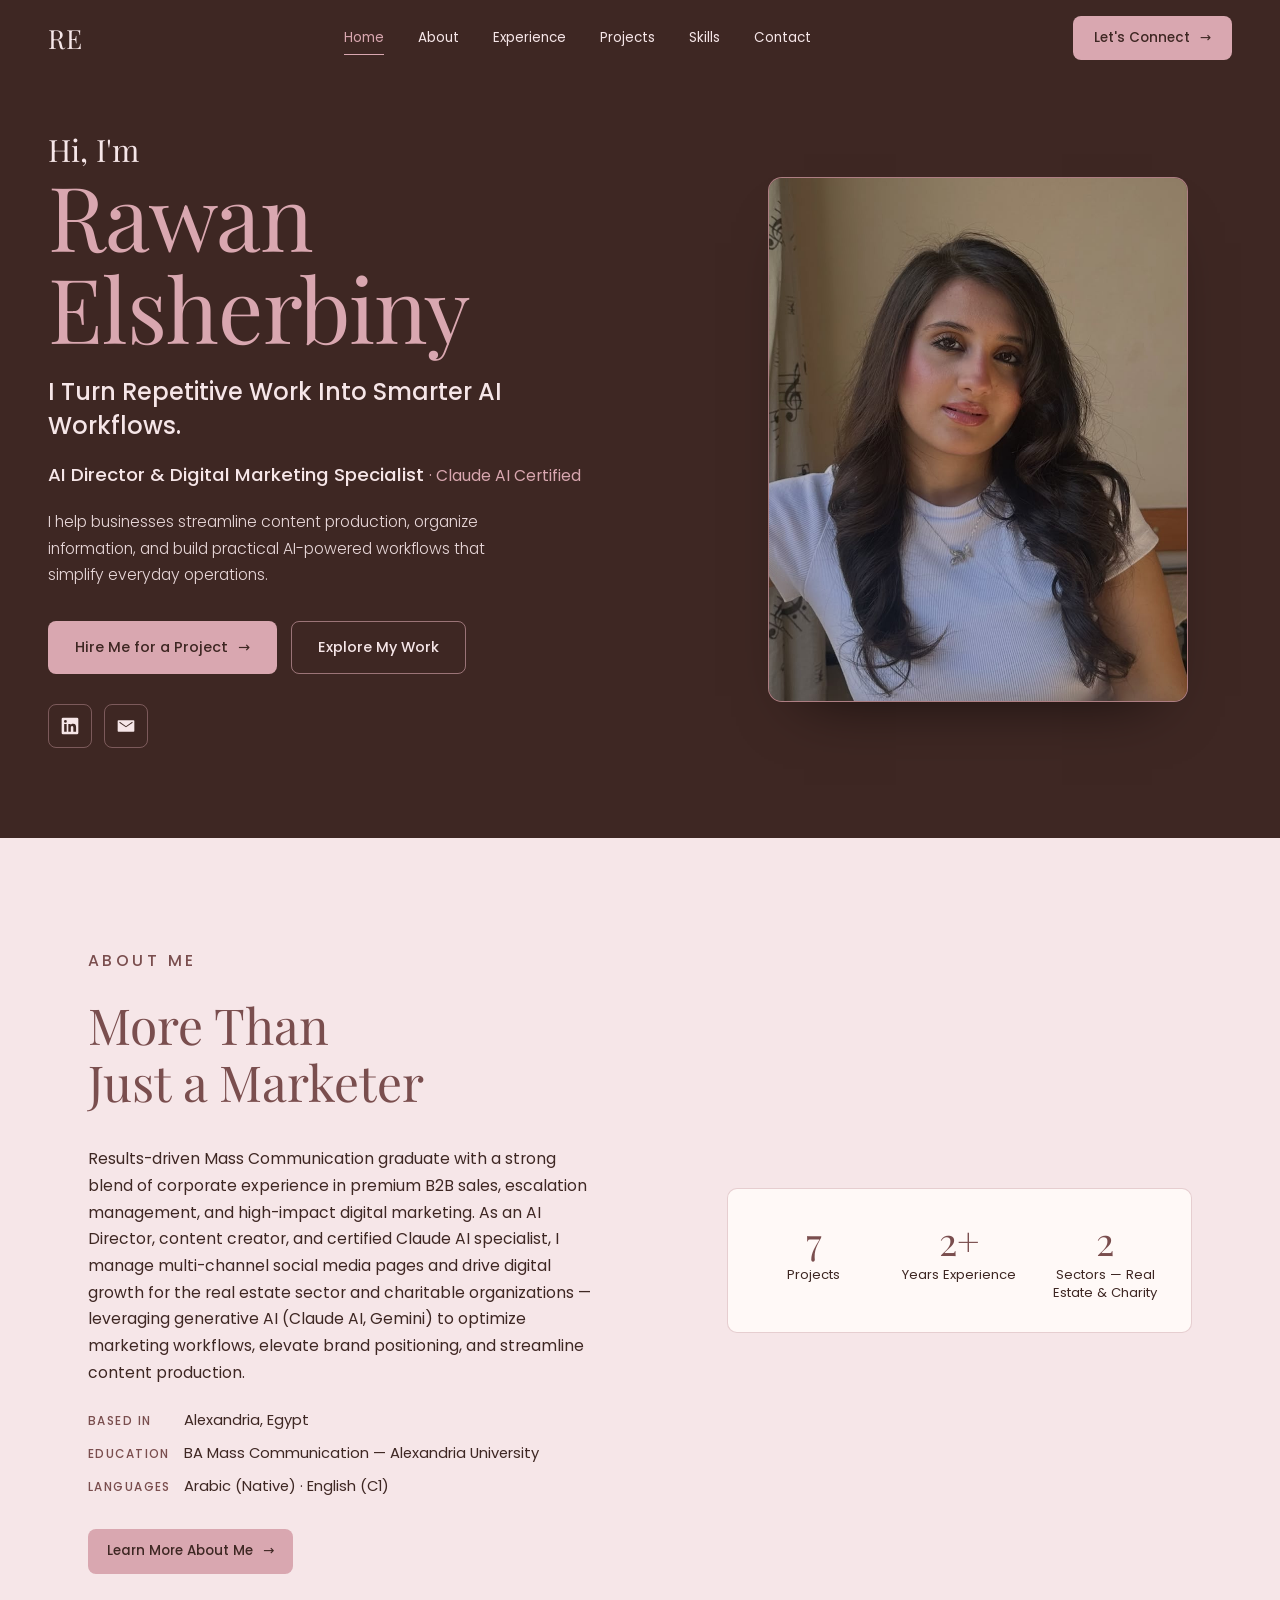
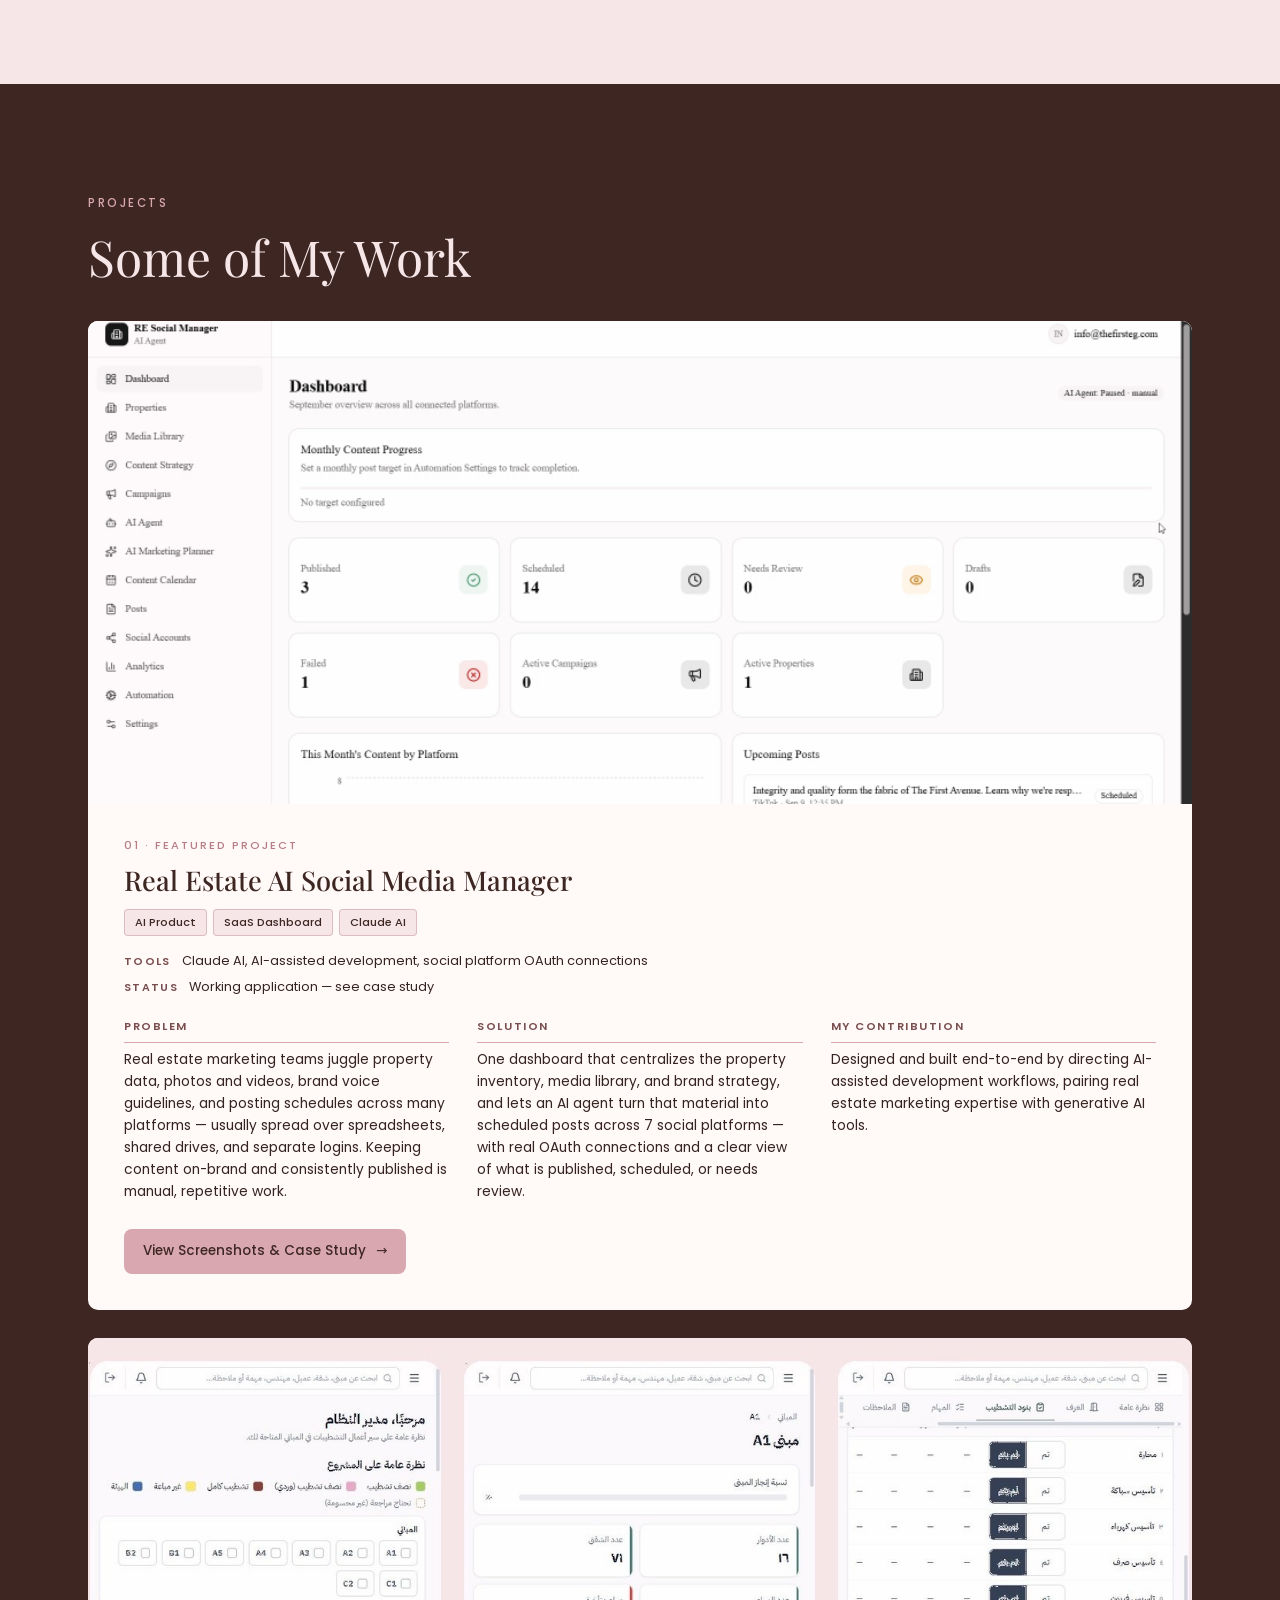
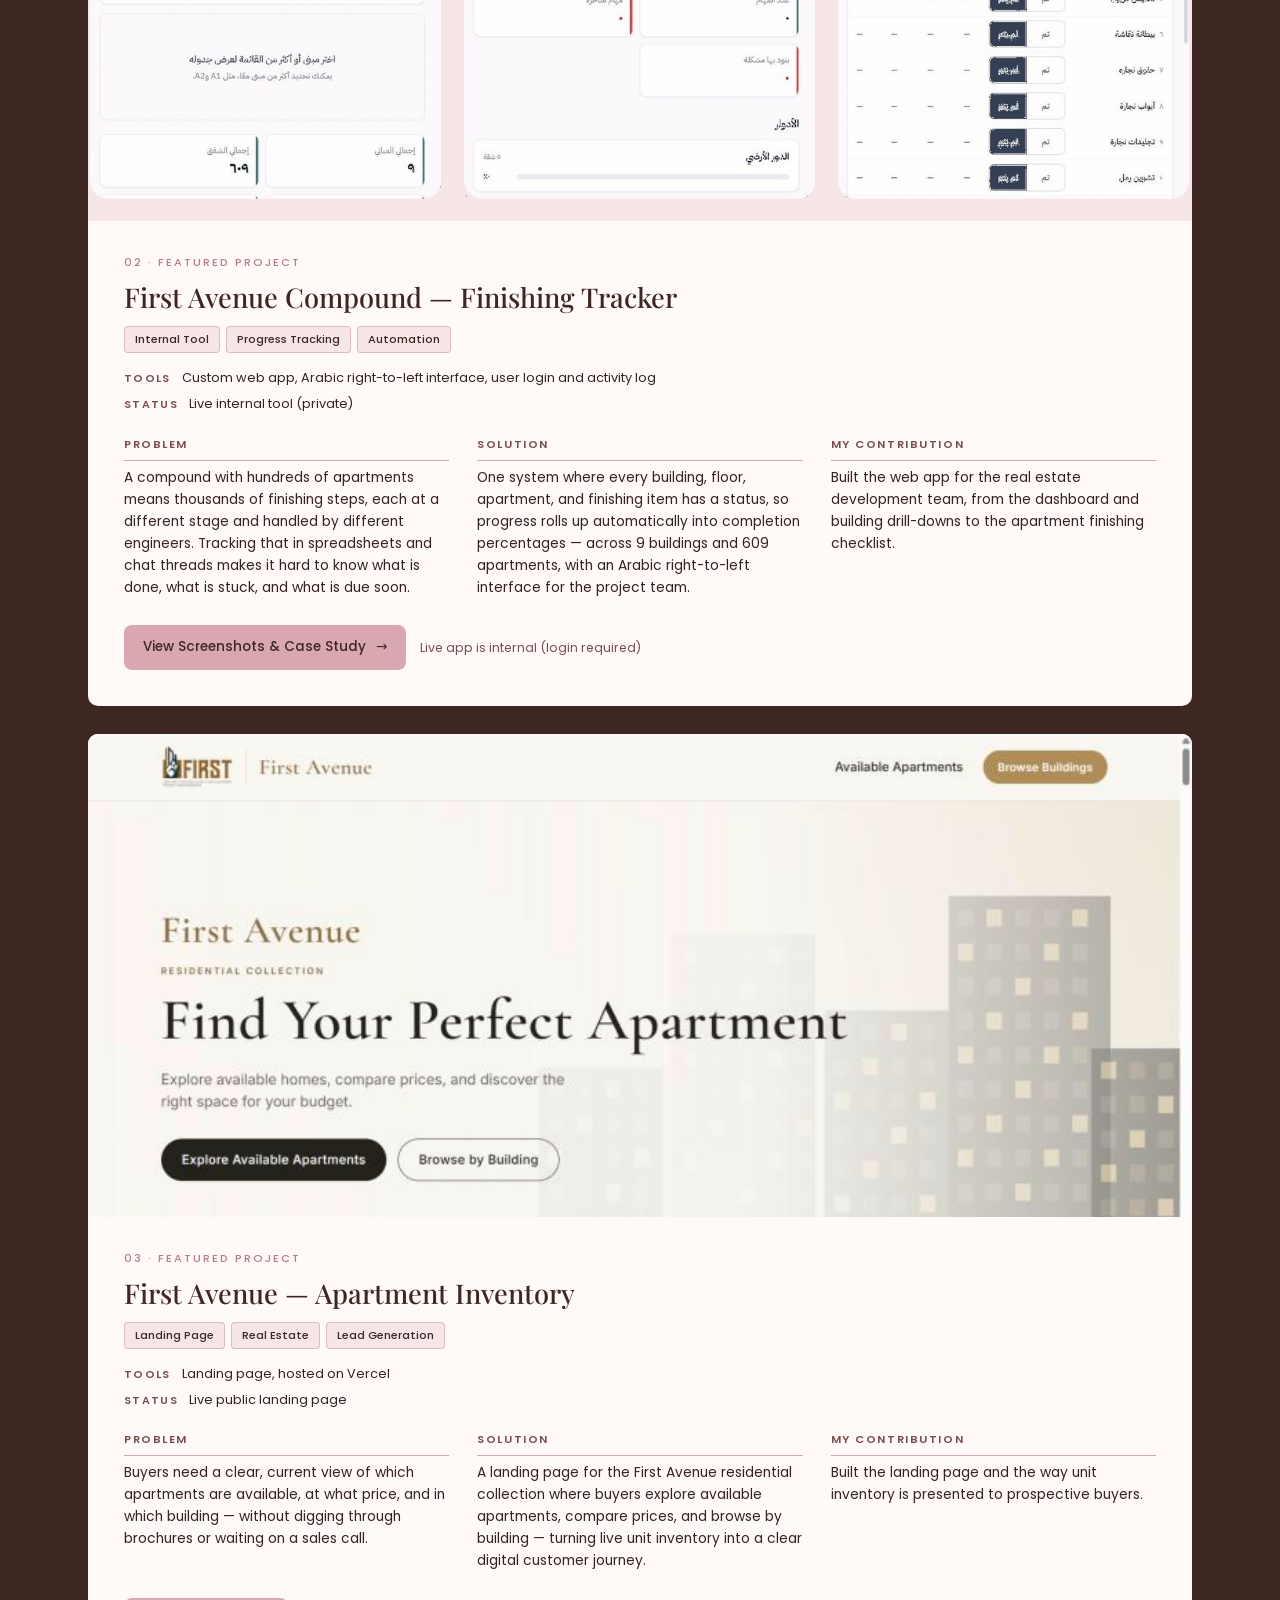
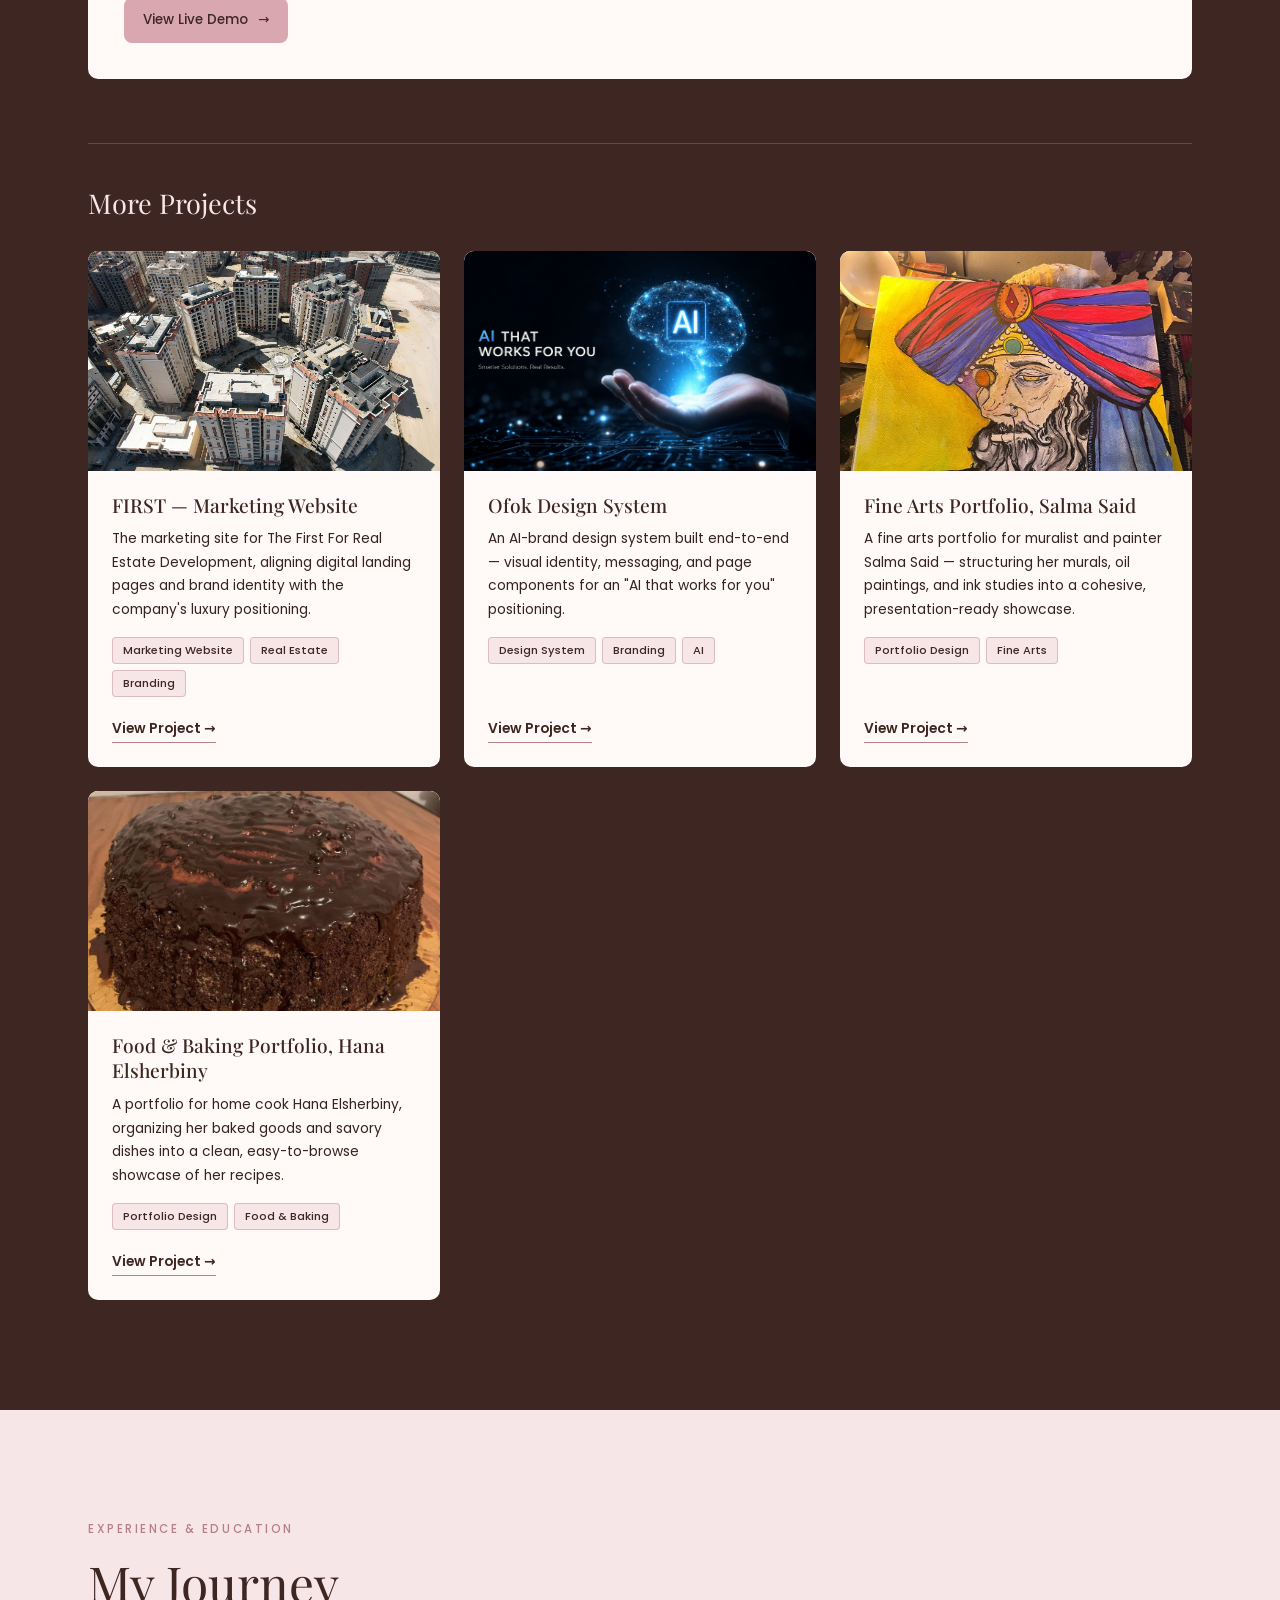
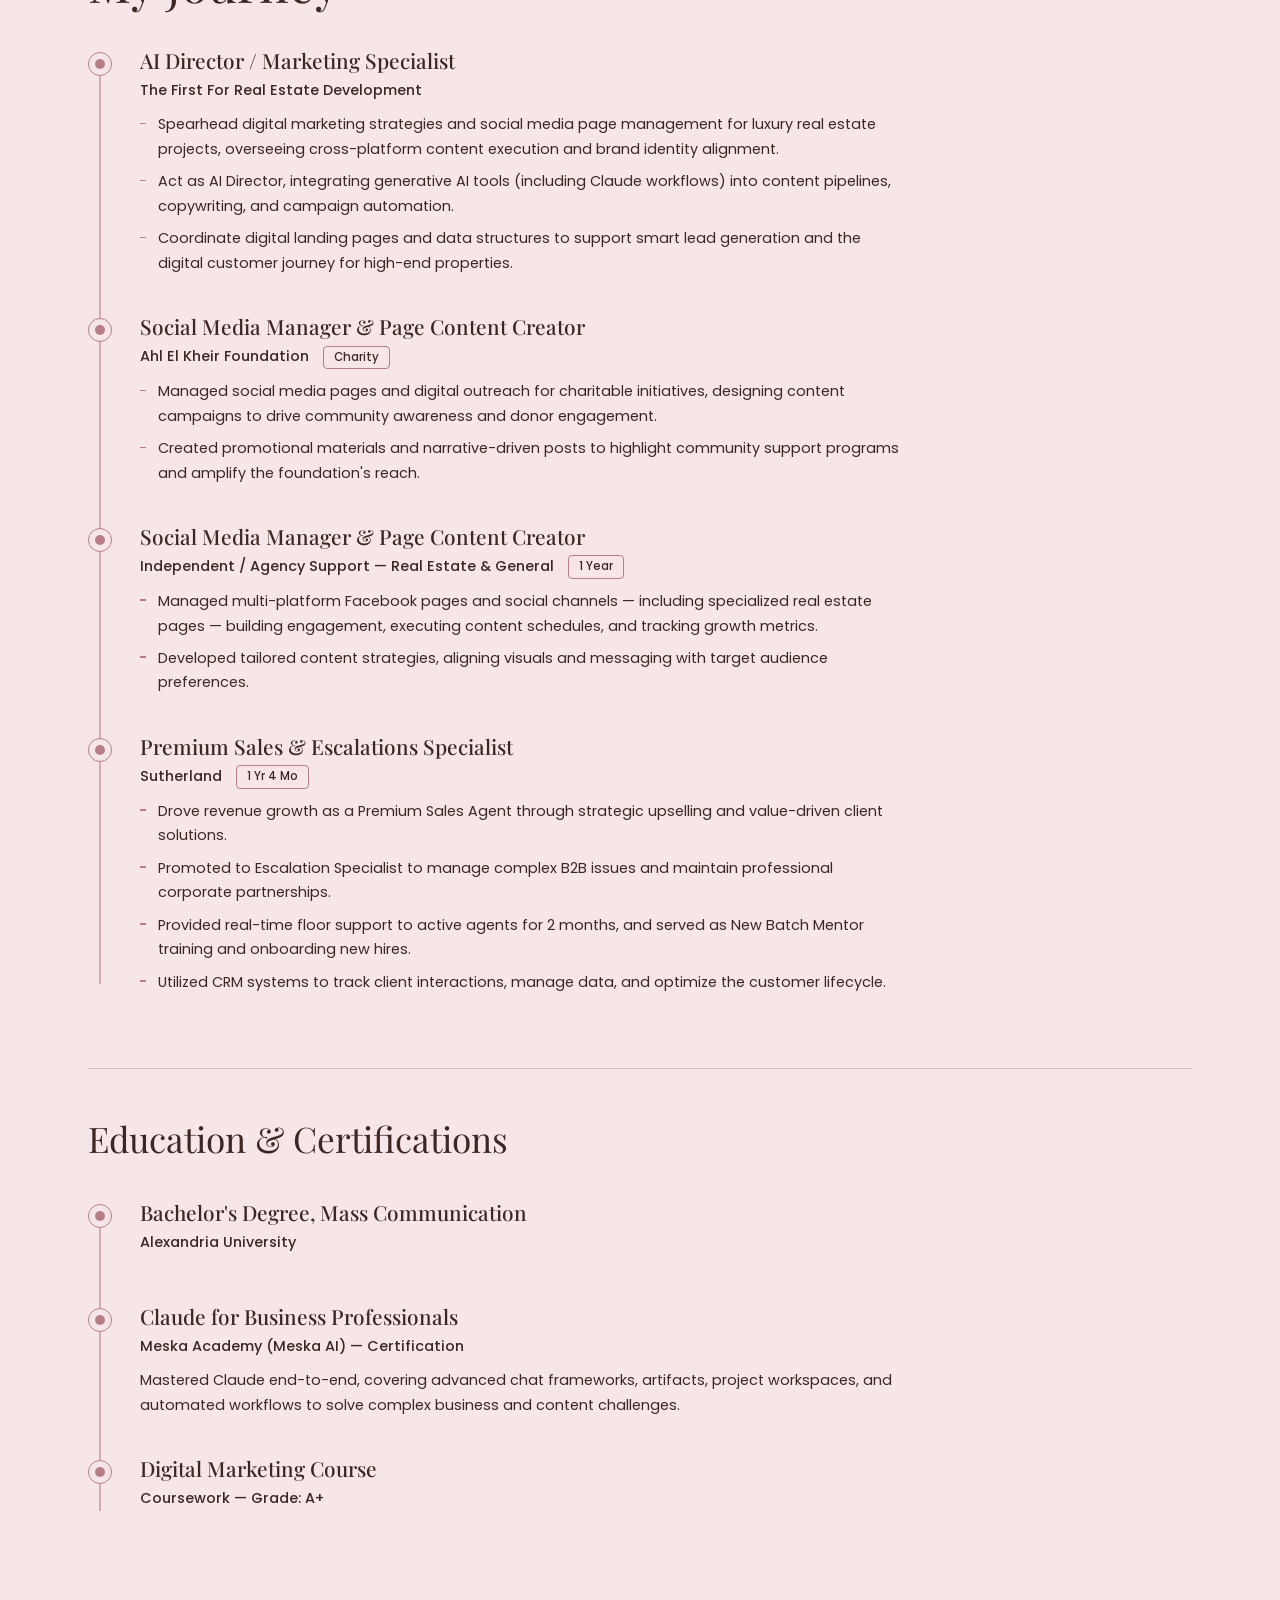
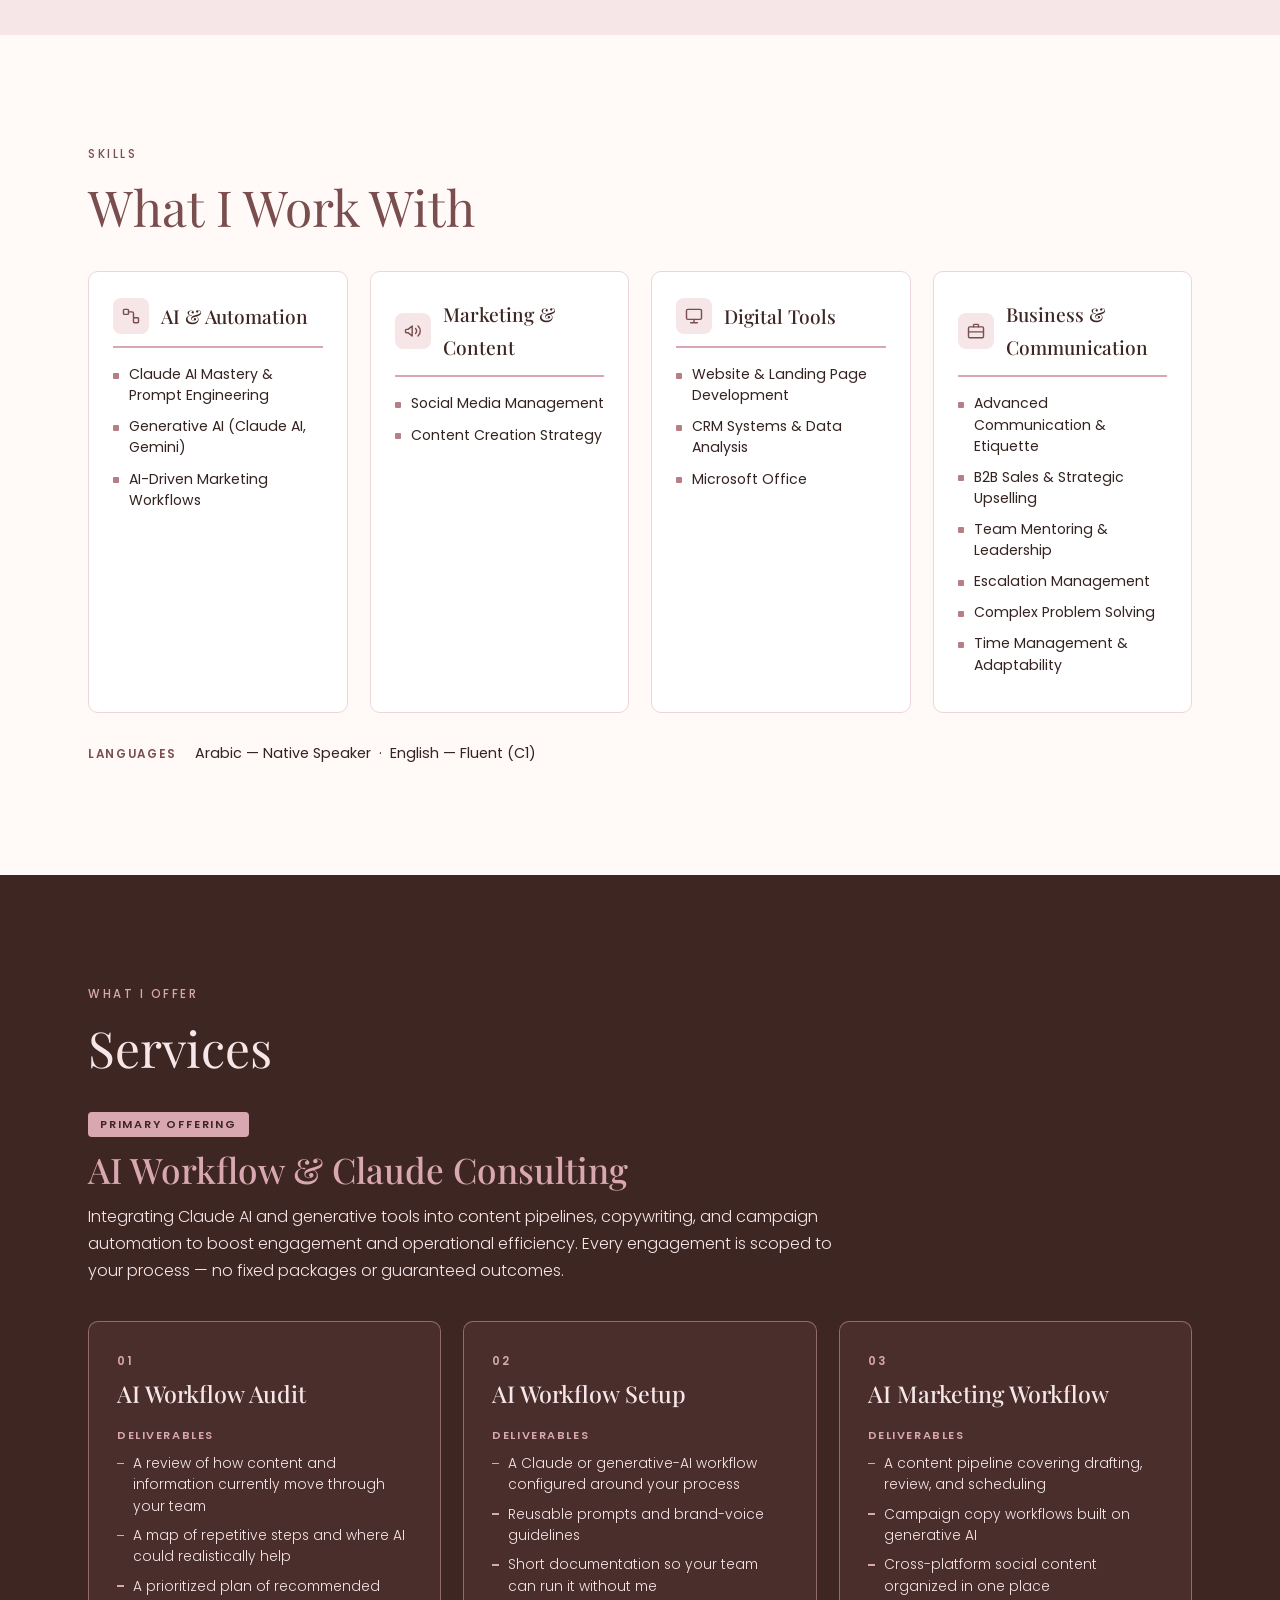
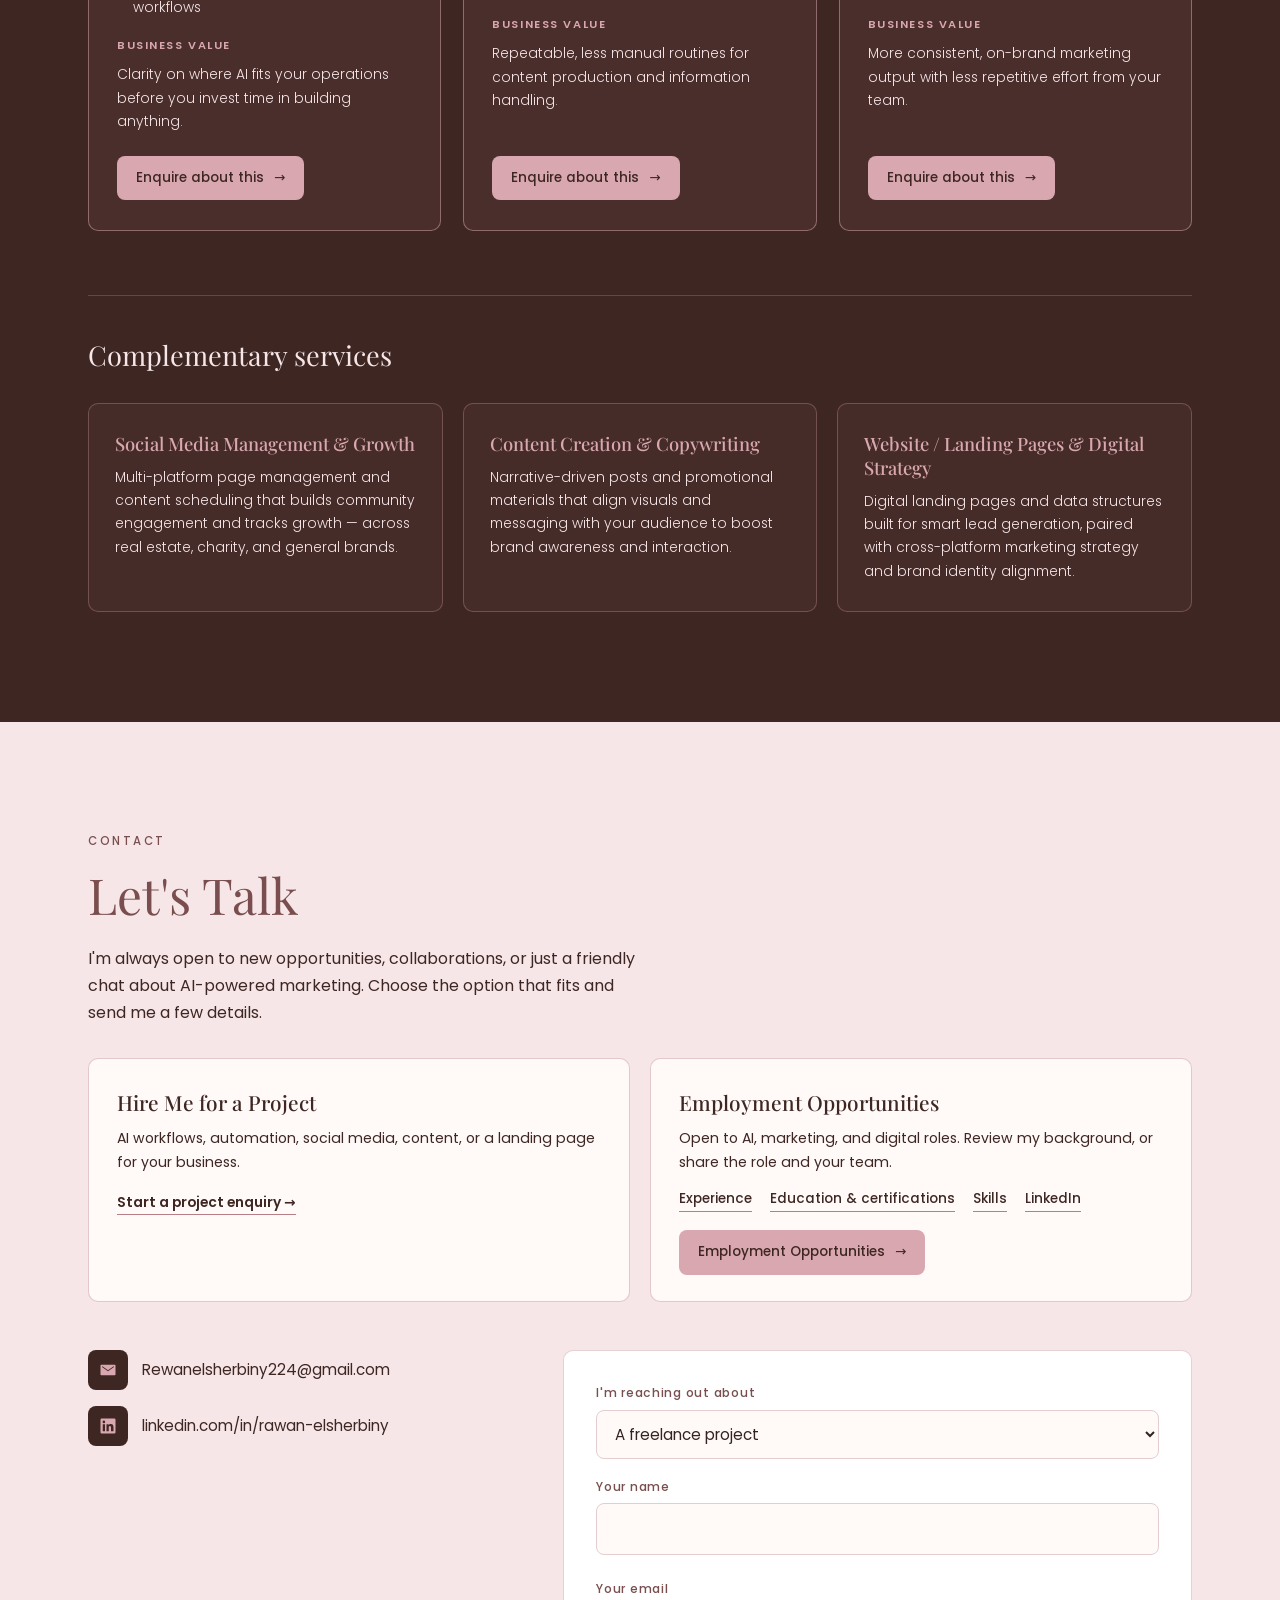
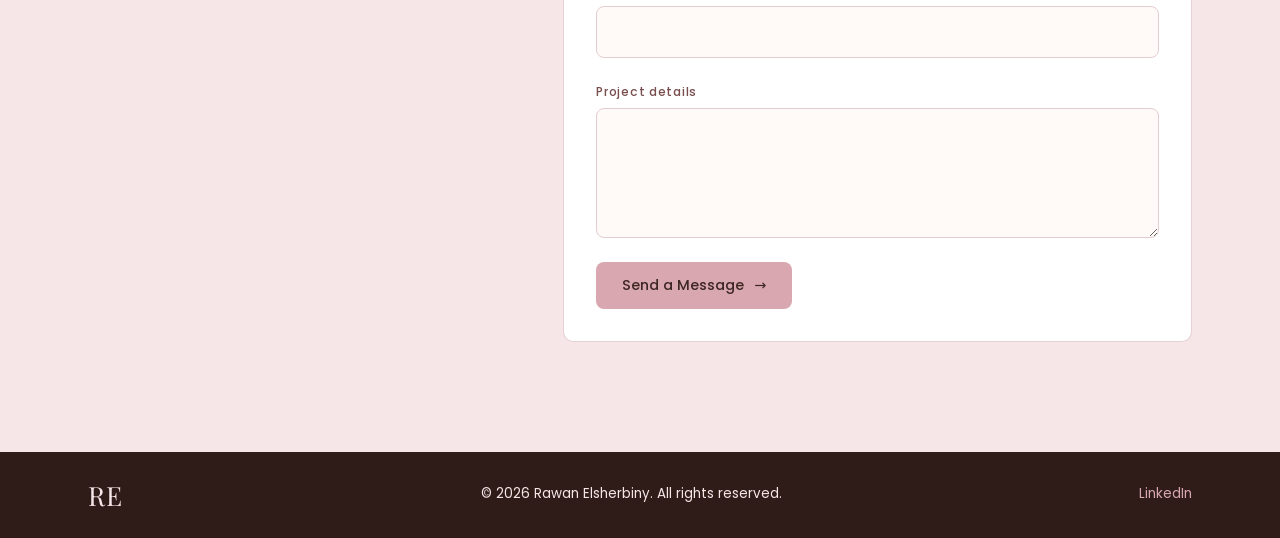
<file: index.html>
<!doctype html>
<html lang="en">
<head>
<meta charset="UTF-8">
<meta name="viewport" content="width=device-width, initial-scale=1.0">
<title>Rawan Elsherbiny — AI Workflow Automation &amp; Digital Marketing</title>
<meta name="description" content="Rawan Elsherbiny is an AI Director and Digital Marketing Specialist in Alexandria, Egypt, building practical AI workflows, automation, and content systems with Claude AI. Open to freelance projects and employment opportunities.">
<meta property="og:title" content="Rawan Elsherbiny — AI Workflow Automation & Digital Marketing">
<meta property="og:description" content="I help businesses streamline content production, organize information, and build practical AI-powered workflows.">
<meta property="og:type" content="website">
<meta property="og:image" content="images/rewan-profile.jpg?v=5">
<link rel="icon" href="data:image/svg+xml,%3Csvg xmlns='http://www.w3.org/2000/svg' viewBox='0 0 100 100'%3E%3Crect width='100' height='100' rx='22' fill='%233E2723'/%3E%3Ctext x='46' y='66' font-size='52' font-family='Georgia,serif' fill='%23D9A7B0' text-anchor='middle'%3ERE%3C/text%3E%3C/svg%3E">
<link rel="preconnect" href="https://fonts.googleapis.com">
<link rel="preconnect" href="https://fonts.gstatic.com" crossorigin>
<link href="https://fonts.googleapis.com/css2?family=Playfair+Display:wght@400;500;600&family=Poppins:wght@300;400;500;600&display=swap" rel="stylesheet">
<link rel="stylesheet" href="css/style.css?v=12">
</head>
<body class="no-js">
<script>document.body.classList.remove("no-js");</script>

<a class="skip-link" href="#main">Skip to content</a>

<header class="nav" id="nav">
  <div class="nav-inner">
    <a href="#top" class="nav-logo" aria-label="Rawan Elsherbiny — home">RE</a>
    <nav class="nav-links" id="navLinks" aria-label="Primary">
      <a href="#top" data-nav>Home</a>
      <a href="#about" data-nav>About</a>
      <a href="#experience" data-nav>Experience</a>
      <a href="#projects" data-nav>Projects</a>
      <a href="#skills" data-nav>Skills</a>
      <a href="#contact" data-nav>Contact</a>
      <a href="#contact" class="btn btn-pink nav-cta-mobile">Let's Connect</a>
    </nav>
    <a href="#contact" class="btn btn-pink nav-cta">Let's Connect <span aria-hidden="true">&rarr;</span></a>
    <button class="nav-toggle" id="navToggle" aria-label="Toggle menu" aria-expanded="false" aria-controls="navLinks">
      <span></span><span></span><span></span>
    </button>
  </div>
</header>

<main id="main">

  <!-- HERO -->
  <section class="hero" id="top">
    <div class="hero-inner">
      <div class="hero-copy">
        <p class="hero-hi">Hi, I'm <strong>Rawan Elsherbiny</strong></p>
        <h1 class="hero-name">I Turn Repetitive Work Into Smarter AI Workflows.</h1>
        <p class="hero-role">AI Director &amp; Digital Marketing Specialist <span>· Claude AI Certified</span></p>
        <p class="hero-summary">
          I help businesses streamline content production, organize information, and build practical AI-powered
          workflows that simplify everyday operations.
        </p>
        <div class="hero-actions">
          <a href="#contact" class="btn btn-pink" data-inquiry="freelance">Hire Me for a Project <span aria-hidden="true">&rarr;</span></a>
          <a href="#projects" class="btn btn-outline">Explore My Work</a>
        </div>
        <ul class="social" aria-label="Social links">
          <li><a href="https://www.linkedin.com/in/rawan-elsherbiny-99b7a0392" target="_blank" rel="noopener" aria-label="LinkedIn">
            <svg viewBox="0 0 24 24" aria-hidden="true"><path fill="currentColor" d="M20.4 2H3.6A1.6 1.6 0 0 0 2 3.600v16.800A1.600 1.600 0 0 0 3.600 22h16.800a1.600 1.600 0 0 0 1.600-1.600V3.600A1.600 1.600 0 0 0 20.400 2zM8 19H5V9.500h3V19zM6.500 8.200a1.700 1.700 0 1 1 0-3.400 1.700 1.700 0 0 1 0 3.400zM19 19h-3v-4.600c0-1.100 0-2.500-1.500-2.500S13 13.100 13 14.300V19h-3V9.500h2.800v1.300h.1c.4-.8 1.400-1.500 2.800-1.500 3 0 3.600 2 3.600 4.600V19z"/></svg></a></li>
          <li><a href="mailto:Rewanelsherbiny224@gmail.com" aria-label="Email Rewan">
            <svg viewBox="0 0 24 24" aria-hidden="true"><path fill="currentColor" d="M3 5h18a1 1 0 0 1 1 1v12a1 1 0 0 1-1 1H3a1 1 0 0 1-1-1V6a1 1 0 0 1 1-1zm9 7.200L4.500 7 4 8l8 5.500L20 8l-.500-1L12 12.200z"/></svg></a></li>
        </ul>
      </div>

      <div class="hero-visual">
        <div class="portrait">
          <img src="images/rewan-profile.jpg?v=5" alt="Portrait of Rawan Elsherbiny" width="830" height="1256" loading="eager">
        </div>
      </div>
    </div>
  </section>

  <!-- ABOUT -->
  <section class="section light" id="about">
    <div class="container about-grid">
      <div class="about-copy reveal">
        <p class="label">About Me</p>
        <h2 class="h2">More Than<br>Just a Marketer</h2>
        <p>
          Results-driven Mass Communication graduate with a strong blend of corporate experience in premium B2B
          sales, escalation management, and high-impact digital marketing. As an AI Director, content creator, and
          certified Claude AI specialist, I manage multi-channel social media pages and drive digital growth for
          the real estate sector and charitable organizations — leveraging generative AI (Claude AI, Gemini) to
          optimize marketing workflows, elevate brand positioning, and streamline content production.
        </p>
        <ul class="facts">
          <li><span>Based in</span> Alexandria, Egypt</li>
          <li><span>Education</span> BA Mass Communication — Alexandria University</li>
          <li><span>Languages</span> Arabic (Native) · English (C1)</li>
        </ul>
        <a href="#experience" class="btn btn-pink btn-sm">Learn More About Me <span aria-hidden="true">&rarr;</span></a>
      </div>

      <div class="about-visual reveal">
        <dl class="stat-card">
          <div><dt>7</dt><dd>Projects</dd></div>
          <div><dt>2+</dt><dd>Years Experience</dd></div>
          <div><dt>2</dt><dd>Sectors — Real Estate &amp; Charity</dd></div>
        </dl>
      </div>
    </div>
  </section>

  <!-- PROJECTS -->
  <section class="section dark" id="projects">
    <div class="container">
      <p class="label label-pink reveal">Projects</p>
      <h2 class="h2 reveal">Some of My Work</h2>

      <div class="features">

        <article class="feature reveal">
          <div class="feature-media"><img src="images/project-re-social-manager.png" alt="Dashboard of the Real Estate AI Social Media Manager showing published, scheduled, and drafted content stats" loading="lazy"></div>
          <div class="feature-body">
            <p class="feature-num">01 &middot; Featured project</p>
            <h4>Real Estate AI Social Media Manager</h4>
            <ul class="tags"><li>AI Product</li><li>SaaS Dashboard</li><li>Claude AI</li></ul>
            <p class="meta"><span><strong>Tools</strong> Claude AI, AI-assisted development, social platform OAuth connections</span><span><strong>Status</strong> Working application — see case study</span></p>
            <dl class="case">
              <div><dt>Problem</dt><dd>Real estate marketing teams juggle property data, photos and videos, brand voice guidelines, and posting schedules across many platforms — usually spread over spreadsheets, shared drives, and separate logins. Keeping content on-brand and consistently published is manual, repetitive work.</dd></div>
              <div><dt>Solution</dt><dd>One dashboard that centralizes the property inventory, media library, and brand strategy, and lets an AI agent turn that material into scheduled posts across 7 social platforms — with real OAuth connections and a clear view of what is published, scheduled, or needs review.</dd></div>
              <div><dt>My contribution</dt><dd>Designed and built end-to-end by directing AI-assisted development workflows, pairing real estate marketing expertise with generative AI tools.</dd></div>
            </dl>
            <div class="feature-links"><a class="btn btn-pink btn-sm" href="projects/real-estate-ai-social-manager.html" target="_blank" rel="noopener">View Screenshots &amp; Case Study <span aria-hidden="true">&rarr;</span></a></div>
          </div>
        </article>

        <article class="feature reveal">
          <div class="feature-media"><img src="images/project-first-avenue-compound.jpg?v=5" alt="Three screens of the First Avenue Compound finishing tracker: project dashboard, building overview, and apartment finishing checklist" loading="lazy"></div>
          <div class="feature-body">
            <p class="feature-num">02 &middot; Featured project</p>
            <h4>First Avenue Compound — Finishing Tracker</h4>
            <ul class="tags"><li>Internal Tool</li><li>Progress Tracking</li><li>Automation</li></ul>
            <p class="meta"><span><strong>Tools</strong> Custom web app, Arabic right-to-left interface, user login and activity log</span><span><strong>Status</strong> Live internal tool (private)</span></p>
            <dl class="case">
              <div><dt>Problem</dt><dd>A compound with hundreds of apartments means thousands of finishing steps, each at a different stage and handled by different engineers. Tracking that in spreadsheets and chat threads makes it hard to know what is done, what is stuck, and what is due soon.</dd></div>
              <div><dt>Solution</dt><dd>One system where every building, floor, apartment, and finishing item has a status, so progress rolls up automatically into completion percentages — across 9 buildings and 609 apartments, with an Arabic right-to-left interface for the project team.</dd></div>
              <div><dt>My contribution</dt><dd>Built the web app for the real estate development team, from the dashboard and building drill-downs to the apartment finishing checklist.</dd></div>
            </dl>
            <div class="feature-links"><a class="btn btn-pink btn-sm" href="projects/first-avenue-compound.html" target="_blank" rel="noopener">View Screenshots &amp; Case Study <span aria-hidden="true">&rarr;</span></a><span class="demo-note">Live app is internal (login required)</span></div>
          </div>
        </article>

        <article class="feature reveal">
          <div class="feature-media"><img src="images/project-first-avenue-inventory.jpg" alt="First Avenue apartment inventory landing page — Find Your Perfect Apartment" loading="lazy"></div>
          <div class="feature-body">
            <p class="feature-num">03 &middot; Featured project</p>
            <h4>First Avenue — Apartment Inventory</h4>
            <ul class="tags"><li>Landing Page</li><li>Real Estate</li><li>Lead Generation</li></ul>
            <p class="meta"><span><strong>Tools</strong> Landing page, hosted on Vercel</span><span><strong>Status</strong> Live public landing page</span></p>
            <dl class="case">
              <div><dt>Problem</dt><dd>Buyers need a clear, current view of which apartments are available, at what price, and in which building — without digging through brochures or waiting on a sales call.</dd></div>
              <div><dt>Solution</dt><dd>A landing page for the First Avenue residential collection where buyers explore available apartments, compare prices, and browse by building — turning live unit inventory into a clear digital customer journey.</dd></div>
              <div><dt>My contribution</dt><dd>Built the landing page and the way unit inventory is presented to prospective buyers.</dd></div>
            </dl>
            <div class="feature-links"><a class="btn btn-pink btn-sm" href="https://first-avenue-inventory.vercel.app/" target="_blank" rel="noopener">View Live Demo <span aria-hidden="true">&rarr;</span></a></div>
          </div>
        </article>
      </div>

      <h3 class="more-h reveal">More Projects</h3>
      <div class="projects-grid">
        <article class="project-card reveal">
          <div class="project-media"><img src="images/project-first.png" alt="Aerial view of a luxury residential development by The First For Real Estate Development" loading="lazy" width="700" height="467"></div>
          <div class="project-body">
            <h3>FIRST — Marketing Website</h3>
            <p>The marketing site for The First For Real Estate Development, aligning digital landing pages and brand identity with the company's luxury positioning.</p>
            <ul class="tags"><li>Marketing Website</li><li>Real Estate</li><li>Branding</li></ul>
            <a class="project-link" href="projects/first-marketing-website.html" target="_blank" rel="noopener">View Project <span aria-hidden="true">&rarr;</span></a>
          </div>
        </article>
        <article class="project-card reveal">
          <div class="project-media"><img src="images/project-ofok.png" alt="Ofok brand hero artwork — AI that works for you" loading="lazy" width="700" height="467"></div>
          <div class="project-body">
            <h3>Ofok Design System</h3>
            <p>An AI-brand design system built end-to-end — visual identity, messaging, and page components for an "AI that works for you" positioning.</p>
            <ul class="tags"><li>Design System</li><li>Branding</li><li>AI</li></ul>
            <a class="project-link" href="projects/ofok-design-system.html" target="_blank" rel="noopener">View Project <span aria-hidden="true">&rarr;</span></a>
          </div>
        </article>
        <article class="project-card reveal">
          <div class="project-media"><img src="images/project-salma.jpg" alt="Oil portrait titled The Turbaned Elder, from Salma Said's fine arts portfolio" loading="lazy" width="700" height="933"></div>
          <div class="project-body">
            <h3>Fine Arts Portfolio, Salma Said</h3>
            <p>A fine arts portfolio for muralist and painter Salma Said — structuring her murals, oil paintings, and ink studies into a cohesive, presentation-ready showcase.</p>
            <ul class="tags"><li>Portfolio Design</li><li>Fine Arts</li></ul>
            <a class="project-link" href="projects/salma-fine-arts-portfolio.html" target="_blank" rel="noopener">View Project <span aria-hidden="true">&rarr;</span></a>
          </div>
        </article>
        <article class="project-card reveal">
          <div class="project-media"><img src="images/project-hana.jpg" alt="Chocolate drip cake from Hana Elsherbiny's food and baking portfolio" loading="lazy" width="700" height="585"></div>
          <div class="project-body">
            <h3>Food &amp; Baking Portfolio, Hana Elsherbiny</h3>
            <p>A portfolio for home cook Hana Elsherbiny, organizing her baked goods and savory dishes into a clean, easy-to-browse showcase of her recipes.</p>
            <ul class="tags"><li>Portfolio Design</li><li>Food &amp; Baking</li></ul>
            <a class="project-link" href="projects/hana-elsherbiny-portfolio.html" target="_blank" rel="noopener">View Project <span aria-hidden="true">&rarr;</span></a>
          </div>
        </article>
      </div>
    </div>
  </section>

  <!-- EXPERIENCE & EDUCATION -->
  <section class="section light journey" id="experience">
    <div class="container">
      <p class="label reveal">Experience &amp; Education</p>
      <h2 class="h2 reveal">My Journey</h2>

      <ol class="timeline">
        <li class="t-item reveal">
          <span class="t-marker" aria-hidden="true"></span>
          <div class="t-body">
            <h3>AI Director / Marketing Specialist</h3>
            <p class="t-org">The First For Real Estate Development</p>
            <ul>
              <li>Spearhead digital marketing strategies and social media page management for luxury real estate projects, overseeing cross-platform content execution and brand identity alignment.</li>
              <li>Act as AI Director, integrating generative AI tools (including Claude workflows) into content pipelines, copywriting, and campaign automation.</li>
              <li>Coordinate digital landing pages and data structures to support smart lead generation and the digital customer journey for high-end properties.</li>
            </ul>
          </div>
        </li>
        <li class="t-item reveal">
          <span class="t-marker" aria-hidden="true"></span>
          <div class="t-body">
            <h3>Social Media Manager &amp; Page Content Creator</h3>
            <p class="t-org">Ahl El Kheir Foundation <span class="t-date">Charity</span></p>
            <ul>
              <li>Managed social media pages and digital outreach for charitable initiatives, designing content campaigns to drive community awareness and donor engagement.</li>
              <li>Created promotional materials and narrative-driven posts to highlight community support programs and amplify the foundation's reach.</li>
            </ul>
          </div>
        </li>
        <li class="t-item reveal">
          <span class="t-marker" aria-hidden="true"></span>
          <div class="t-body">
            <h3>Social Media Manager &amp; Page Content Creator</h3>
            <p class="t-org">Independent / Agency Support — Real Estate &amp; General <span class="t-date">1 Year</span></p>
            <ul>
              <li>Managed multi-platform Facebook pages and social channels — including specialized real estate pages — building engagement, executing content schedules, and tracking growth metrics.</li>
              <li>Developed tailored content strategies, aligning visuals and messaging with target audience preferences.</li>
            </ul>
          </div>
        </li>
        <li class="t-item reveal">
          <span class="t-marker" aria-hidden="true"></span>
          <div class="t-body">
            <h3>Premium Sales &amp; Escalations Specialist</h3>
            <p class="t-org">Sutherland <span class="t-date">1 Yr 4 Mo</span></p>
            <ul>
              <li>Drove revenue growth as a Premium Sales Agent through strategic upselling and value-driven client solutions.</li>
              <li>Promoted to Escalation Specialist to manage complex B2B issues and maintain professional corporate partnerships.</li>
              <li>Provided real-time floor support to active agents for 2 months, and served as New Batch Mentor training and onboarding new hires.</li>
              <li>Utilized CRM systems to track client interactions, manage data, and optimize the customer lifecycle.</li>
            </ul>
          </div>
        </li>
      </ol>

      <h3 class="sub-h reveal" id="education">Education &amp; Certifications</h3>
      <ol class="timeline timeline-edu">
        <li class="t-item reveal">
          <span class="t-marker" aria-hidden="true"></span>
          <div class="t-body">
            <h3>Bachelor's Degree, Mass Communication</h3>
            <p class="t-org">Alexandria University</p>
          </div>
        </li>
        <li class="t-item reveal">
          <span class="t-marker" aria-hidden="true"></span>
          <div class="t-body">
            <h3>Claude for Business Professionals</h3>
            <p class="t-org">Meska Academy (Meska AI) — Certification</p>
            <p class="t-desc">Mastered Claude end-to-end, covering advanced chat frameworks, artifacts, project workspaces, and automated workflows to solve complex business and content challenges.</p>
          </div>
        </li>
        <li class="t-item reveal">
          <span class="t-marker" aria-hidden="true"></span>
          <div class="t-body">
            <h3>Digital Marketing Course</h3>
            <p class="t-org">Coursework — Grade: A+</p>
          </div>
        </li>
      </ol>
    </div>
  </section>

  <!-- SKILLS -->
  <section class="section cream" id="skills">
    <div class="container">
      <p class="label reveal">Skills</p>
      <h2 class="h2 reveal">What I Work With</h2>
      <div class="skills-grid">
        <div class="skill-group reveal">
          <h3><span class="sk-ico" aria-hidden="true"><svg viewBox="0 0 24 24" fill="none" stroke="currentColor" stroke-width="1.7" stroke-linecap="round" stroke-linejoin="round"><rect x="3" y="4" width="6" height="6" rx="1"/><rect x="15" y="14" width="6" height="6" rx="1"/><path d="M9 7h4a2 2 0 0 1 2 2v5"/></svg></span>AI &amp; Automation</h3>
          <ul><li>Claude AI Mastery &amp; Prompt Engineering</li><li>Generative AI (Claude AI, Gemini)</li><li>AI-Driven Marketing Workflows</li></ul>
        </div>
        <div class="skill-group reveal">
          <h3><span class="sk-ico" aria-hidden="true"><svg viewBox="0 0 24 24" fill="none" stroke="currentColor" stroke-width="1.7" stroke-linecap="round" stroke-linejoin="round"><path d="M3 11v2a1 1 0 0 0 1 1h2l5 4V6L6 10H4a1 1 0 0 0-1 1z"/><path d="M15 9a4 4 0 0 1 0 6M18 6a8 8 0 0 1 0 12"/></svg></span>Marketing &amp; Content</h3>
          <ul><li>Social Media Management</li><li>Content Creation Strategy</li></ul>
        </div>
        <div class="skill-group reveal">
          <h3><span class="sk-ico" aria-hidden="true"><svg viewBox="0 0 24 24" fill="none" stroke="currentColor" stroke-width="1.7" stroke-linecap="round" stroke-linejoin="round"><rect x="3" y="4" width="18" height="12" rx="1.5"/><path d="M8 20h8M12 16v4"/></svg></span>Digital Tools</h3>
          <ul><li>Website &amp; Landing Page Development</li><li>CRM Systems &amp; Data Analysis</li><li>Microsoft Office</li></ul>
        </div>
        <div class="skill-group reveal">
          <h3><span class="sk-ico" aria-hidden="true"><svg viewBox="0 0 24 24" fill="none" stroke="currentColor" stroke-width="1.7" stroke-linecap="round" stroke-linejoin="round"><rect x="3" y="7" width="18" height="13" rx="1.5"/><path d="M9 7V5a1 1 0 0 1 1-1h4a1 1 0 0 1 1 1v2M3 13h18"/></svg></span>Business &amp; Communication</h3>
          <ul><li>Advanced Communication &amp; Etiquette</li><li>B2B Sales &amp; Strategic Upselling</li><li>Team Mentoring &amp; Leadership</li><li>Escalation Management</li><li>Complex Problem Solving</li><li>Time Management &amp; Adaptability</li></ul>
        </div>
      </div>
      <p class="languages reveal"><strong>Languages</strong> Arabic — Native Speaker &nbsp;·&nbsp; English — Fluent (C1)</p>
    </div>
  </section>

  <!-- SERVICES -->
  <section class="section dark" id="services">
    <div class="container">
      <p class="label label-pink reveal">What I Offer</p>
      <h2 class="h2 reveal">Services</h2>

      <div class="svc-intro reveal">
        <p class="badge">Primary offering</p>
        <h3>AI Workflow &amp; Claude Consulting</h3>
        <p>Integrating Claude AI and generative tools into content pipelines, copywriting, and campaign automation to boost engagement and operational efficiency. Every engagement is scoped to your process — no fixed packages or guaranteed outcomes.</p>
      </div>
      <div class="svc-grid">
        <article class="svc reveal">
          <p class="svc-num">01</p>
          <h4>AI Workflow Audit</h4>
          <h5>Deliverables</h5>
          <ul><li>A review of how content and information currently move through your team</li><li>A map of repetitive steps and where AI could realistically help</li><li>A prioritized plan of recommended workflows</li></ul>
          <h5>Business value</h5>
          <p>Clarity on where AI fits your operations before you invest time in building anything.</p>
          <a href="#contactForm" class="btn btn-pink btn-sm" data-inquiry="freelance" data-service="AI Workflow Audit">Enquire about this <span aria-hidden="true">&rarr;</span></a>
        </article>
        <article class="svc reveal">
          <p class="svc-num">02</p>
          <h4>AI Workflow Setup</h4>
          <h5>Deliverables</h5>
          <ul><li>A Claude or generative-AI workflow configured around your process</li><li>Reusable prompts and brand-voice guidelines</li><li>Short documentation so your team can run it without me</li></ul>
          <h5>Business value</h5>
          <p>Repeatable, less manual routines for content production and information handling.</p>
          <a href="#contactForm" class="btn btn-pink btn-sm" data-inquiry="freelance" data-service="AI Workflow Setup">Enquire about this <span aria-hidden="true">&rarr;</span></a>
        </article>
        <article class="svc reveal">
          <p class="svc-num">03</p>
          <h4>AI Marketing Workflow</h4>
          <h5>Deliverables</h5>
          <ul><li>A content pipeline covering drafting, review, and scheduling</li><li>Campaign copy workflows built on generative AI</li><li>Cross-platform social content organized in one place</li></ul>
          <h5>Business value</h5>
          <p>More consistent, on-brand marketing output with less repetitive effort from your team.</p>
          <a href="#contactForm" class="btn btn-pink btn-sm" data-inquiry="freelance" data-service="AI Marketing Workflow">Enquire about this <span aria-hidden="true">&rarr;</span></a>
        </article>
      </div>

      <h3 class="more-h reveal">Complementary services</h3>
      <div class="services-grid">
        <div class="service-card reveal">
          <h3>Social Media Management &amp; Growth</h3>
          <p>Multi-platform page management and content scheduling that builds community engagement and tracks growth — across real estate, charity, and general brands.</p>
        </div>
        <div class="service-card reveal">
          <h3>Content Creation &amp; Copywriting</h3>
          <p>Narrative-driven posts and promotional materials that align visuals and messaging with your audience to boost brand awareness and interaction.</p>
        </div>
        <div class="service-card reveal">
          <h3>Website / Landing Pages &amp; Digital Strategy</h3>
          <p>Digital landing pages and data structures built for smart lead generation, paired with cross-platform marketing strategy and brand identity alignment.</p>
        </div>
      </div>
    </div>
  </section>

  <!-- CONTACT -->
  <section class="section light contact" id="contact">
    <div class="container">
      <p class="label reveal">Contact</p>
      <h2 class="h2 reveal">Let's Talk</h2>
      <p class="contact-lead reveal">I'm always open to new opportunities, collaborations, or just a friendly chat about AI-powered marketing. Choose the option that fits and send me a few details.</p>

      <div class="paths reveal">
        <a class="path" href="#contactForm" data-inquiry="freelance">
          <h3>Hire Me for a Project</h3>
          <p>AI workflows, automation, social media, content, or a landing page for your business.</p>
          <span class="path-cta">Start a project enquiry <span aria-hidden="true">&rarr;</span></span>
        </a>
        <div class="path path-emp">
          <h3>Employment Opportunities</h3>
          <p>Open to AI, marketing, and digital roles. Review my background, or share the role and your team.</p>
          <p class="recruiter-links"><a href="#experience">Experience</a><a href="#experience">Education &amp; certifications</a><a href="#skills">Skills</a><a href="https://www.linkedin.com/in/rawan-elsherbiny-99b7a0392" target="_blank" rel="noopener">LinkedIn</a></p>
          <div class="path-actions">
            <a class="btn btn-pink btn-sm" href="#contactForm" data-inquiry="employment">Employment Opportunities <span aria-hidden="true">&rarr;</span></a>
            <a class="btn btn-dark btn-sm" id="cvLink" href="cv/Rawan-Elsherbiny-CV.pdf" target="_blank" rel="noopener" hidden>Download CV</a>
          </div>
        </div>
      </div>

      <div class="contact-grid">
        <div class="contact-info reveal">
          <ul class="contact-list">
          <li><span class="c-ico" aria-hidden="true"><svg viewBox="0 0 24 24"><path fill="currentColor" d="M3 5h18a1 1 0 0 1 1 1v12a1 1 0 0 1-1 1H3a1 1 0 0 1-1-1V6a1 1 0 0 1 1-1zm9 7.200L4.500 7 4 8l8 5.500L20 8l-.500-1L12 12.200z"/></svg></span><a href="mailto:Rewanelsherbiny224@gmail.com">Rewanelsherbiny224@gmail.com</a></li>
          <li><span class="c-ico" aria-hidden="true"><svg viewBox="0 0 24 24"><path fill="currentColor" d="M20.400 2H3.600A1.600 1.600 0 0 0 2 3.600v16.800A1.600 1.600 0 0 0 3.600 22h16.800a1.600 1.600 0 0 0 1.600-1.600V3.600A1.600 1.600 0 0 0 20.400 2zM8 19H5V9.500h3V19zM6.500 8.200a1.700 1.700 0 1 1 0-3.400 1.700 1.700 0 0 1 0 3.400zM19 19h-3v-4.600c0-1.100 0-2.500-1.500-2.500S13 13.100 13 14.300V19h-3V9.500h2.800v1.300h.1c.4-.8 1.400-1.500 2.800-1.500 3 0 3.600 2 3.600 4.600V19z"/></svg></span><a href="https://www.linkedin.com/in/rawan-elsherbiny-99b7a0392" target="_blank" rel="noopener">linkedin.com/in/rawan-elsherbiny</a></li>
        </ul>
        </div>

        <form class="contact-form reveal" id="contactForm" novalidate>
          <div class="field">
            <label for="cType">I'm reaching out about</label>
            <select id="cType" name="type">
              <option value="freelance">A freelance project</option>
              <option value="employment">An employment opportunity</option>
              <option value="other">Something else</option>
            </select>
          </div>
          <div class="field">
            <label for="cName">Your name</label>
            <input type="text" id="cName" name="name" autocomplete="name" placeholder=" " required>
            <span class="err" aria-live="polite"></span>
          </div>
          <div class="field">
            <label for="cEmail">Your email</label>
            <input type="email" id="cEmail" name="email" autocomplete="email" placeholder=" " required>
            <span class="err" aria-live="polite"></span>
          </div>
          <div class="field">
            <label for="cMsg" id="cMsgLabel">Project details</label>
            <textarea id="cMsg" name="message" rows="4" placeholder=" " required minlength="10"></textarea>
            <span class="err" aria-live="polite"></span>
          </div>
          <div class="hp" aria-hidden="true"><label>Leave this empty<input type="text" name="website" tabindex="-1" autocomplete="off"></label></div>
          <button type="submit" class="btn btn-pink">Send a Message <span aria-hidden="true">&rarr;</span></button>
          <p class="form-note" id="formNote" role="status" aria-live="polite"></p>
        </form>
      </div>
    </div>
  </section>

</main>

<footer class="footer">
  <div class="container footer-inner">
    <a href="#top" class="nav-logo" aria-label="Back to top">RE</a>
    <p>&copy; <span id="year"></span> Rawan Elsherbiny. All rights reserved.</p>
    <a href="https://www.linkedin.com/in/rawan-elsherbiny-99b7a0392" target="_blank" rel="noopener" class="footer-social">LinkedIn</a>
  </div>
</footer>

<button class="to-top" id="toTop" aria-label="Back to top">↑</button>

<script src="js/main.js"></script>
</body>
</html>
</file>
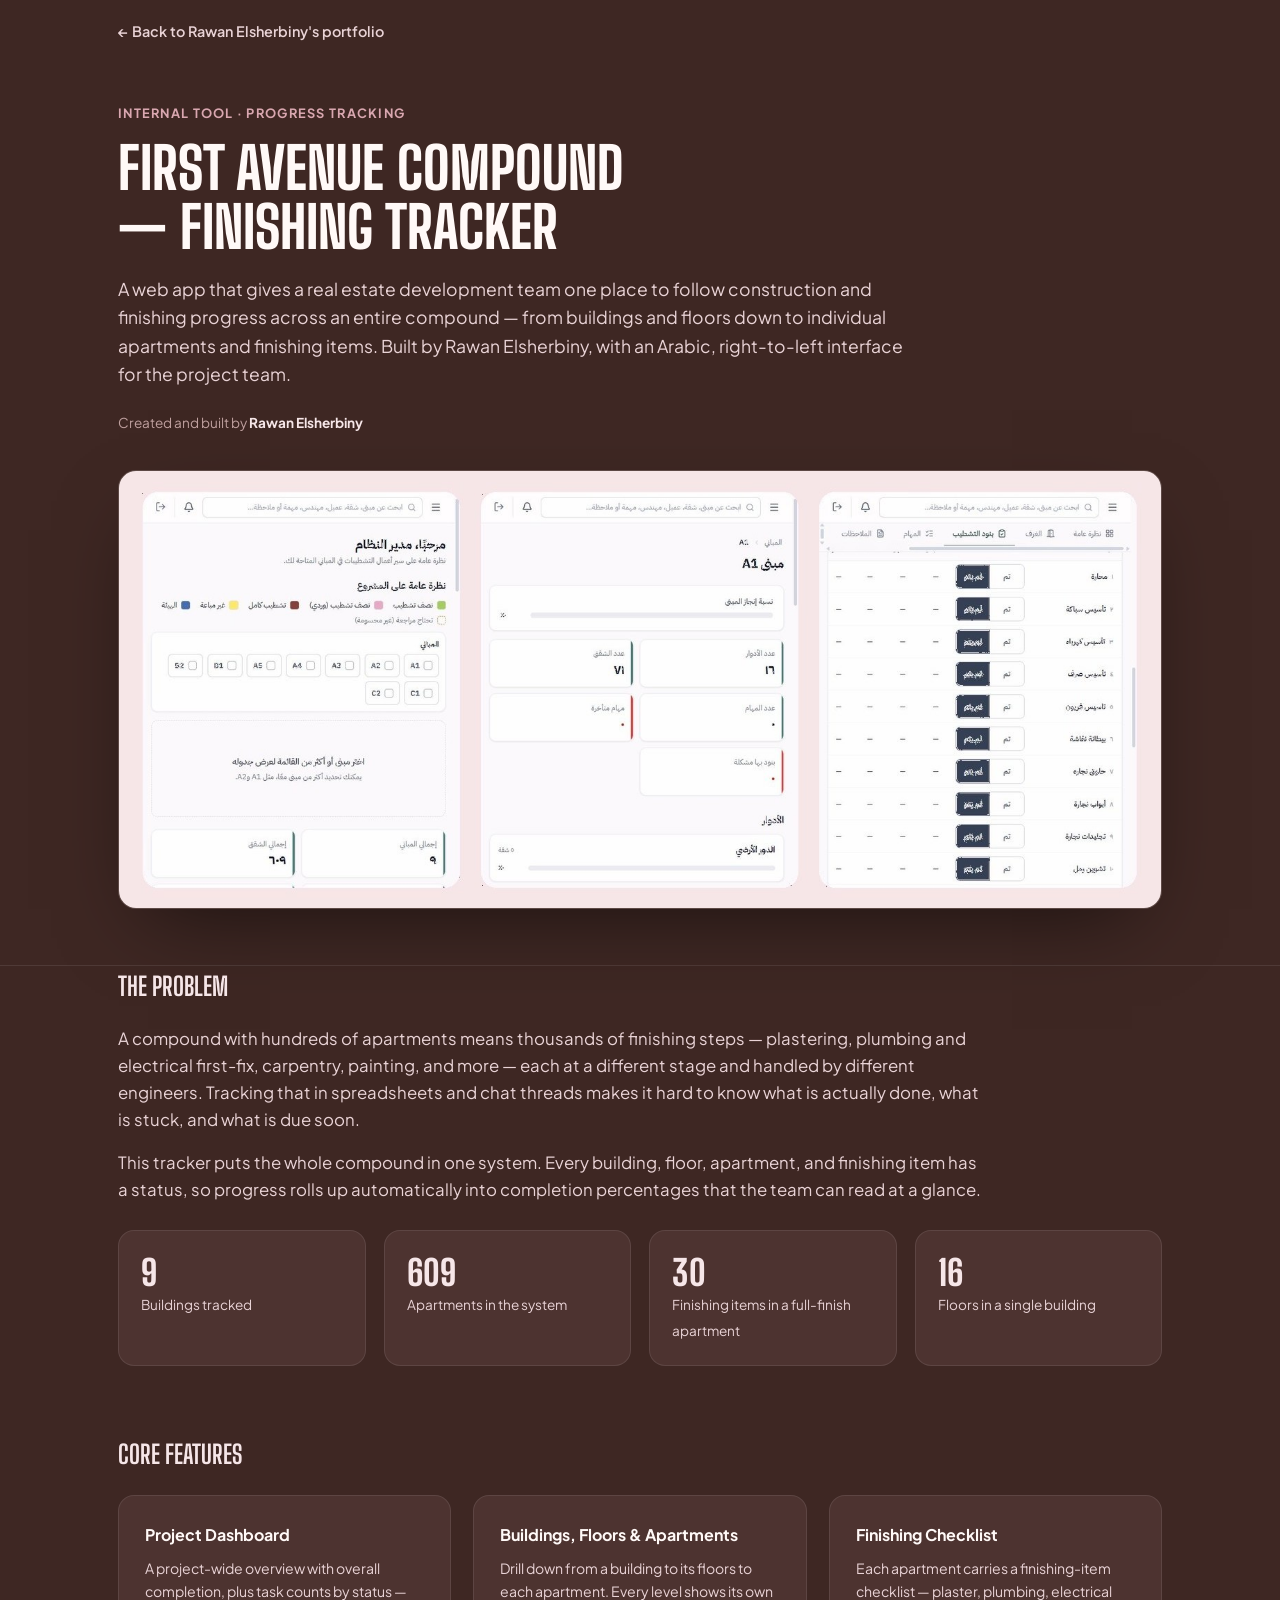
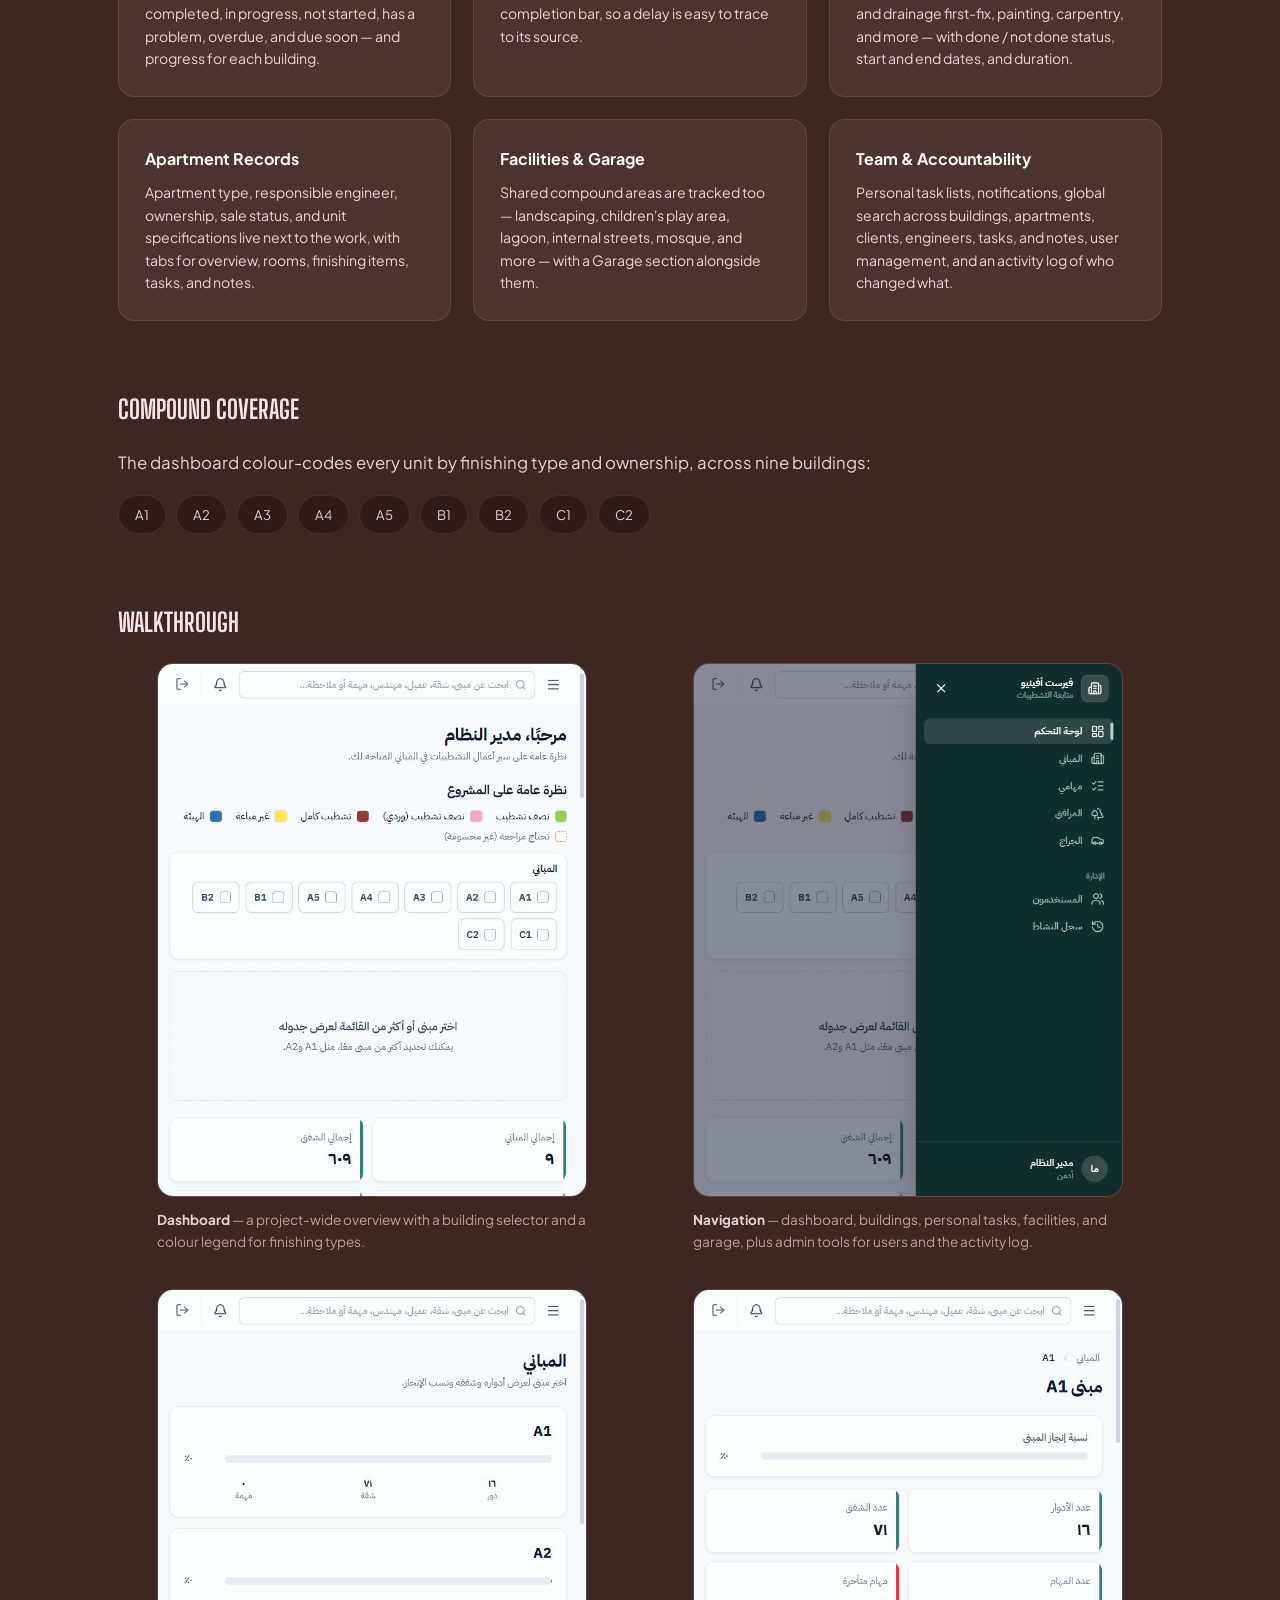
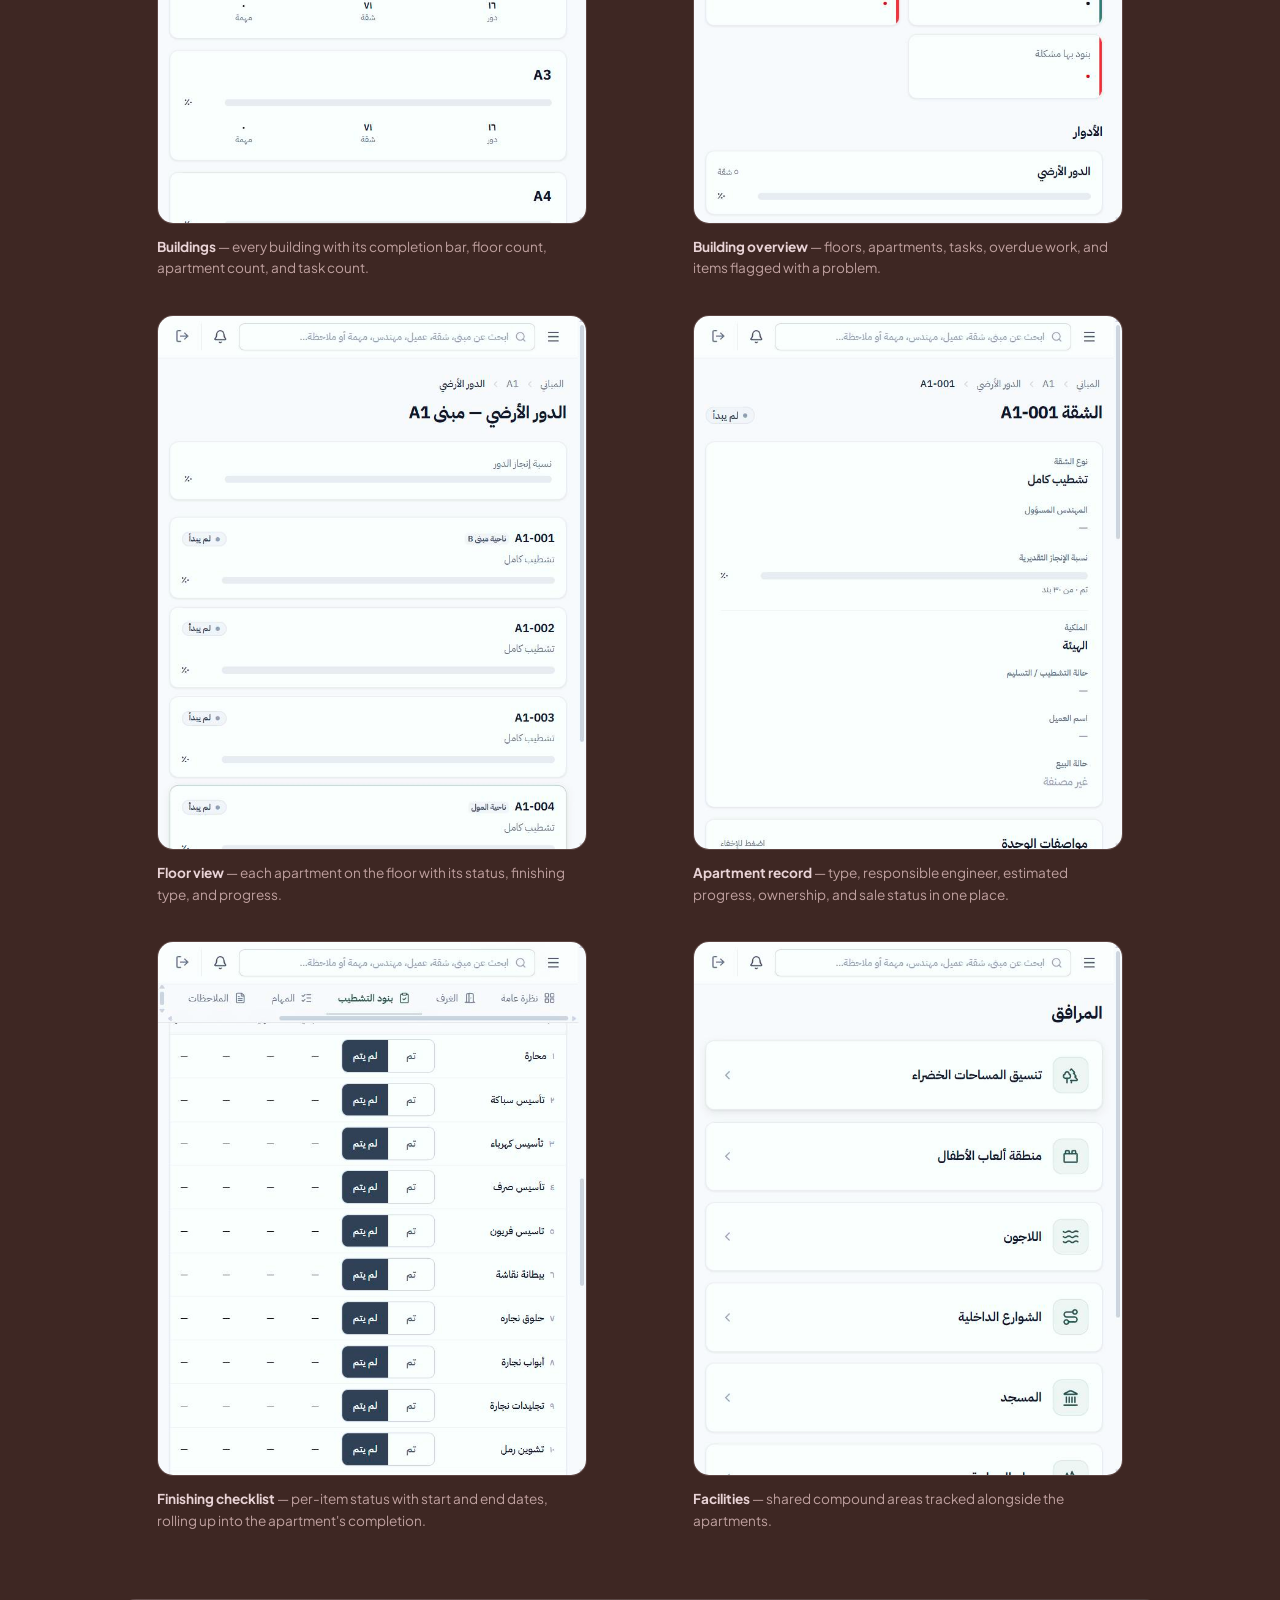
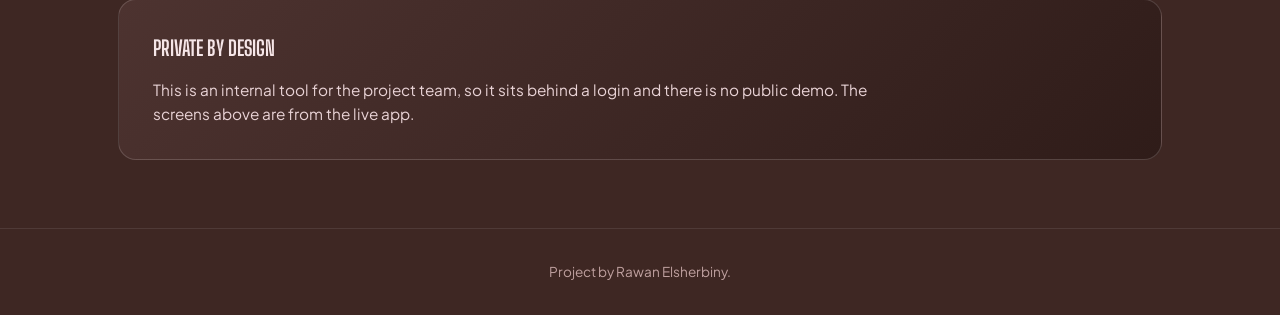
<file: projects/first-avenue-compound.html>
<!doctype html>
<html lang="en">
<head>
<meta charset="UTF-8">
<meta name="viewport" content="width=device-width, initial-scale=1.0">
<title>First Avenue Compound — Finishing Tracker — Project by Rawan Elsherbiny</title>
<meta name="description" content="Case study: an internal web app for tracking construction and finishing progress across the First Avenue compound, built by Rawan Elsherbiny.">
<link rel="preconnect" href="https://fonts.googleapis.com">
<link rel="preconnect" href="https://fonts.gstatic.com" crossorigin>
<link href="https://fonts.googleapis.com/css2?family=Plus+Jakarta+Sans:wght@400;500;600;700&family=Big+Shoulders+Display:wght@600;700;800;900&display=swap" rel="stylesheet">
<style>
  :root {
    --bg: #3E2723; --bg-alt: #2F1C19; --surface: #4D3330;
    --border: rgba(255,249,247,0.09); --border-strong: rgba(255,249,247,0.16);
    --text: #FFF9F7; --text-dim: #E9D3D6; --text-faint: #BFA09F;
    --accent: #D9A7B0; --accent-soft: #F6E6E8; --accent-dim: rgba(217,167,176,0.14);
    --font-display: "Big Shoulders Display", sans-serif;
    --font-body: "Plus Jakarta Sans", sans-serif;
  }
  * { margin: 0; padding: 0; box-sizing: border-box; }
  body { background: var(--bg); color: var(--text); font-family: var(--font-body); line-height: 1.6; }
  .container { max-width: 1100px; margin: 0 auto; padding: 0 28px; }
  a { color: inherit; }
  img { max-width: 100%; display: block; }
  .back-link {
    display: inline-flex; align-items: center; gap: 8px; padding: 20px 0;
    color: var(--text-dim); text-decoration: none; font-size: .9rem; font-weight: 600;
  }
  .back-link:hover { color: var(--accent-soft); }
  header.hero { padding: 40px 0 56px; border-bottom: 1px solid var(--border); }
  .kicker { font-size: .8rem; letter-spacing: .1em; text-transform: uppercase; color: var(--accent); font-weight: 700; margin-bottom: 14px; }
  h1 {
    font-family: var(--font-display); font-weight: 800; text-transform: uppercase;
    font-size: clamp(2rem, 5.4vw, 3.6rem); line-height: 1.04; margin-bottom: 18px; max-width: 20ch;
  }
  .subtitle { color: var(--text-dim); font-size: 1.1rem; max-width: 62ch; }
  .credit { margin-top: 24px; font-size: .85rem; color: var(--text-faint); }
  .credit strong { color: var(--accent-soft); }
  .hero-shot {
    margin-top: 36px; border-radius: 18px; overflow: hidden; border: 1px solid var(--border-strong);
    box-shadow: 0 30px 80px -30px rgba(0,0,0,.6);
  }
  main { padding: 60px 0 80px; }
  section { margin-bottom: 68px; }
  .section-title {
    font-family: var(--font-display); font-weight: 700; text-transform: uppercase;
    font-size: 1.6rem; margin-bottom: 20px; color: var(--accent-soft);
  }
  .lead { font-size: 1.05rem; color: var(--text-dim); max-width: 72ch; }
  .lead + .lead { margin-top: 16px; }

  .stat-row { display: grid; grid-template-columns: repeat(4, 1fr); gap: 18px; margin-top: 26px; }
  .stat { background: var(--surface); border: 1px solid var(--border); border-radius: 16px; padding: 22px; }
  .stat strong { display: block; font-family: var(--font-display); font-size: 2.2rem; font-weight: 800; color: var(--accent-soft); line-height: 1.1; }
  .stat span { font-size: .85rem; color: var(--text-dim); }

  .feature-grid { display: grid; grid-template-columns: repeat(3, 1fr); gap: 22px; margin-top: 8px; }
  .feature-card {
    background: var(--surface); border: 1px solid var(--border); border-radius: 16px; padding: 26px;
  }
  .feature-card h3 { font-size: 1rem; margin-bottom: 10px; }
  .feature-card p { font-size: .88rem; color: var(--text-dim); line-height: 1.6; }

  .pills { display: flex; flex-wrap: wrap; gap: 10px; margin-top: 18px; }
  .pill {
    font-size: .82rem; padding: 8px 16px; border-radius: 999px; background: var(--bg-alt);
    border: 1px solid var(--border); color: var(--text-dim);
  }

  .shot-grid { display: grid; grid-template-columns: repeat(2, 1fr); gap: 36px 28px; }
  .shot-block { max-width: 430px; width: 100%; margin: 0 auto; }
  .shot-caption { font-size: .85rem; color: var(--text-faint); margin-top: 12px; }
  .shot-caption strong { color: var(--text-dim); }
  figure { margin: 0; border-radius: 16px; overflow: hidden; border: 1px solid var(--border); background: var(--surface); }

  .note-callout {
    background: linear-gradient(135deg, var(--surface), var(--bg-alt));
    border: 1px solid var(--border-strong); border-radius: 18px; padding: 32px 34px;
  }
  .note-callout h3 { font-family: var(--font-display); font-weight: 700; text-transform: uppercase; font-size: 1.3rem; margin-bottom: 12px; color: var(--accent-soft); }
  .note-callout p { color: var(--text-dim); font-size: .96rem; max-width: 68ch; }

  footer { border-top: 1px solid var(--border); padding: 32px 0; text-align: center; color: var(--text-faint); font-size: .85rem; }

  @media (max-width: 860px) { .feature-grid { grid-template-columns: 1fr 1fr; } .stat-row { grid-template-columns: 1fr 1fr; } }
  @media (max-width: 640px) { .shot-grid { grid-template-columns: 1fr; } }
  @media (max-width: 560px) { .feature-grid { grid-template-columns: 1fr; } }
</style>
</head>
<body>
<div class="container">
  <a class="back-link" href="../index.html#projects">&larr; Back to Rawan Elsherbiny's portfolio</a>
</div>

<header class="hero">
  <div class="container">
    <p class="kicker">Internal Tool &middot; Progress Tracking</p>
    <h1>First Avenue Compound — Finishing Tracker</h1>
    <p class="subtitle">A web app that gives a real estate development team one place to follow construction and finishing progress across an entire compound — from buildings and floors down to individual apartments and finishing items. Built by Rawan Elsherbiny, with an Arabic, right-to-left interface for the project team.</p>
    <p class="credit">Created and built by <strong>Rawan Elsherbiny</strong></p>

    <div class="hero-shot">
      <img src="../images/project-first-avenue-compound.jpg?v=3" alt="Three screens of the First Avenue Compound finishing tracker: the project dashboard, a building overview, and an apartment finishing checklist" loading="lazy">
    </div>
  </div>
</header>

<main class="container">

  <section>
    <h2 class="section-title">The Problem</h2>
    <p class="lead">A compound with hundreds of apartments means thousands of finishing steps — plastering, plumbing and electrical first-fix, carpentry, painting, and more — each at a different stage and handled by different engineers. Tracking that in spreadsheets and chat threads makes it hard to know what is actually done, what is stuck, and what is due soon.</p>
    <p class="lead">This tracker puts the whole compound in one system. Every building, floor, apartment, and finishing item has a status, so progress rolls up automatically into completion percentages that the team can read at a glance.</p>

    <div class="stat-row">
      <div class="stat"><strong>9</strong><span>Buildings tracked</span></div>
      <div class="stat"><strong>609</strong><span>Apartments in the system</span></div>
      <div class="stat"><strong>30</strong><span>Finishing items in a full-finish apartment</span></div>
      <div class="stat"><strong>16</strong><span>Floors in a single building</span></div>
    </div>
  </section>

  <section>
    <h2 class="section-title">Core Features</h2>
    <div class="feature-grid">
      <div class="feature-card">
        <h3>Project Dashboard</h3>
        <p>A project-wide overview with overall completion, plus task counts by status — completed, in progress, not started, has a problem, overdue, and due soon — and progress for each building.</p>
      </div>
      <div class="feature-card">
        <h3>Buildings, Floors &amp; Apartments</h3>
        <p>Drill down from a building to its floors to each apartment. Every level shows its own completion bar, so a delay is easy to trace to its source.</p>
      </div>
      <div class="feature-card">
        <h3>Finishing Checklist</h3>
        <p>Each apartment carries a finishing-item checklist — plaster, plumbing, electrical and drainage first-fix, painting, carpentry, and more — with done / not done status, start and end dates, and duration.</p>
      </div>
      <div class="feature-card">
        <h3>Apartment Records</h3>
        <p>Apartment type, responsible engineer, ownership, sale status, and unit specifications live next to the work, with tabs for overview, rooms, finishing items, tasks, and notes.</p>
      </div>
      <div class="feature-card">
        <h3>Facilities &amp; Garage</h3>
        <p>Shared compound areas are tracked too — landscaping, children's play area, lagoon, internal streets, mosque, and more — with a Garage section alongside them.</p>
      </div>
      <div class="feature-card">
        <h3>Team &amp; Accountability</h3>
        <p>Personal task lists, notifications, global search across buildings, apartments, clients, engineers, tasks, and notes, user management, and an activity log of who changed what.</p>
      </div>
    </div>
  </section>

  <section>
    <h2 class="section-title">Compound Coverage</h2>
    <p class="lead">The dashboard colour-codes every unit by finishing type and ownership, across nine buildings:</p>
    <div class="pills">
      <span class="pill">A1</span><span class="pill">A2</span><span class="pill">A3</span><span class="pill">A4</span><span class="pill">A5</span>
      <span class="pill">B1</span><span class="pill">B2</span><span class="pill">C1</span><span class="pill">C2</span>
    </div>
  </section>

  <section>
    <h2 class="section-title">Walkthrough</h2>

    <div class="shot-grid">
      <div class="shot-block">
        <figure>
          <img src="../images/first-avenue-compound/dashboard.jpg" alt="Project dashboard with building selector and colour legend for finishing types" loading="lazy">
        </figure>
        <p class="shot-caption"><strong>Dashboard</strong> — a project-wide overview with a building selector and a colour legend for finishing types.</p>
      </div>

      <div class="shot-block">
        <figure>
          <img src="../images/first-avenue-compound/navigation.jpg" alt="Navigation menu with dashboard, buildings, my tasks, facilities, garage, users, and activity log" loading="lazy">
        </figure>
        <p class="shot-caption"><strong>Navigation</strong> — dashboard, buildings, personal tasks, facilities, and garage, plus admin tools for users and the activity log.</p>
      </div>

      <div class="shot-block">
        <figure>
          <img src="../images/first-avenue-compound/buildings.jpg" alt="Buildings list showing completion progress, floors, apartments, and tasks for each building" loading="lazy">
        </figure>
        <p class="shot-caption"><strong>Buildings</strong> — every building with its completion bar, floor count, apartment count, and task count.</p>
      </div>

      <div class="shot-block">
        <figure>
          <img src="../images/first-avenue-compound/building-detail.jpg" alt="Building A1 overview with completion, floors, apartments, tasks, overdue tasks, and items with problems" loading="lazy">
        </figure>
        <p class="shot-caption"><strong>Building overview</strong> — floors, apartments, tasks, overdue work, and items flagged with a problem.</p>
      </div>

      <div class="shot-block">
        <figure>
          <img src="../images/first-avenue-compound/floor.jpg" alt="Ground floor of building A1 listing each apartment with status, finishing type, and progress" loading="lazy">
        </figure>
        <p class="shot-caption"><strong>Floor view</strong> — each apartment on the floor with its status, finishing type, and progress.</p>
      </div>

      <div class="shot-block">
        <figure>
          <img src="../images/first-avenue-compound/apartment.jpg" alt="Apartment record with type, responsible engineer, estimated progress, ownership, and sale status" loading="lazy">
        </figure>
        <p class="shot-caption"><strong>Apartment record</strong> — type, responsible engineer, estimated progress, ownership, and sale status in one place.</p>
      </div>

      <div class="shot-block">
        <figure>
          <img src="../images/first-avenue-compound/finishing-checklist.jpg" alt="Finishing checklist with done and not-done toggles, start and end dates, and duration for each item" loading="lazy">
        </figure>
        <p class="shot-caption"><strong>Finishing checklist</strong> — per-item status with start and end dates, rolling up into the apartment's completion.</p>
      </div>

      <div class="shot-block">
        <figure>
          <img src="../images/first-avenue-compound/facilities.jpg" alt="Facilities list including landscaping, children's play area, lagoon, internal streets, and mosque" loading="lazy">
        </figure>
        <p class="shot-caption"><strong>Facilities</strong> — shared compound areas tracked alongside the apartments.</p>
      </div>
    </div>
  </section>

  <section>
    <div class="note-callout">
      <h3>Private by Design</h3>
      <p>This is an internal tool for the project team, so it sits behind a login and there is no public demo. The screens above are from the live app.</p>
    </div>
  </section>

</main>

<footer>
  Project by Rawan Elsherbiny.
</footer>
</body>
</html>
</file>
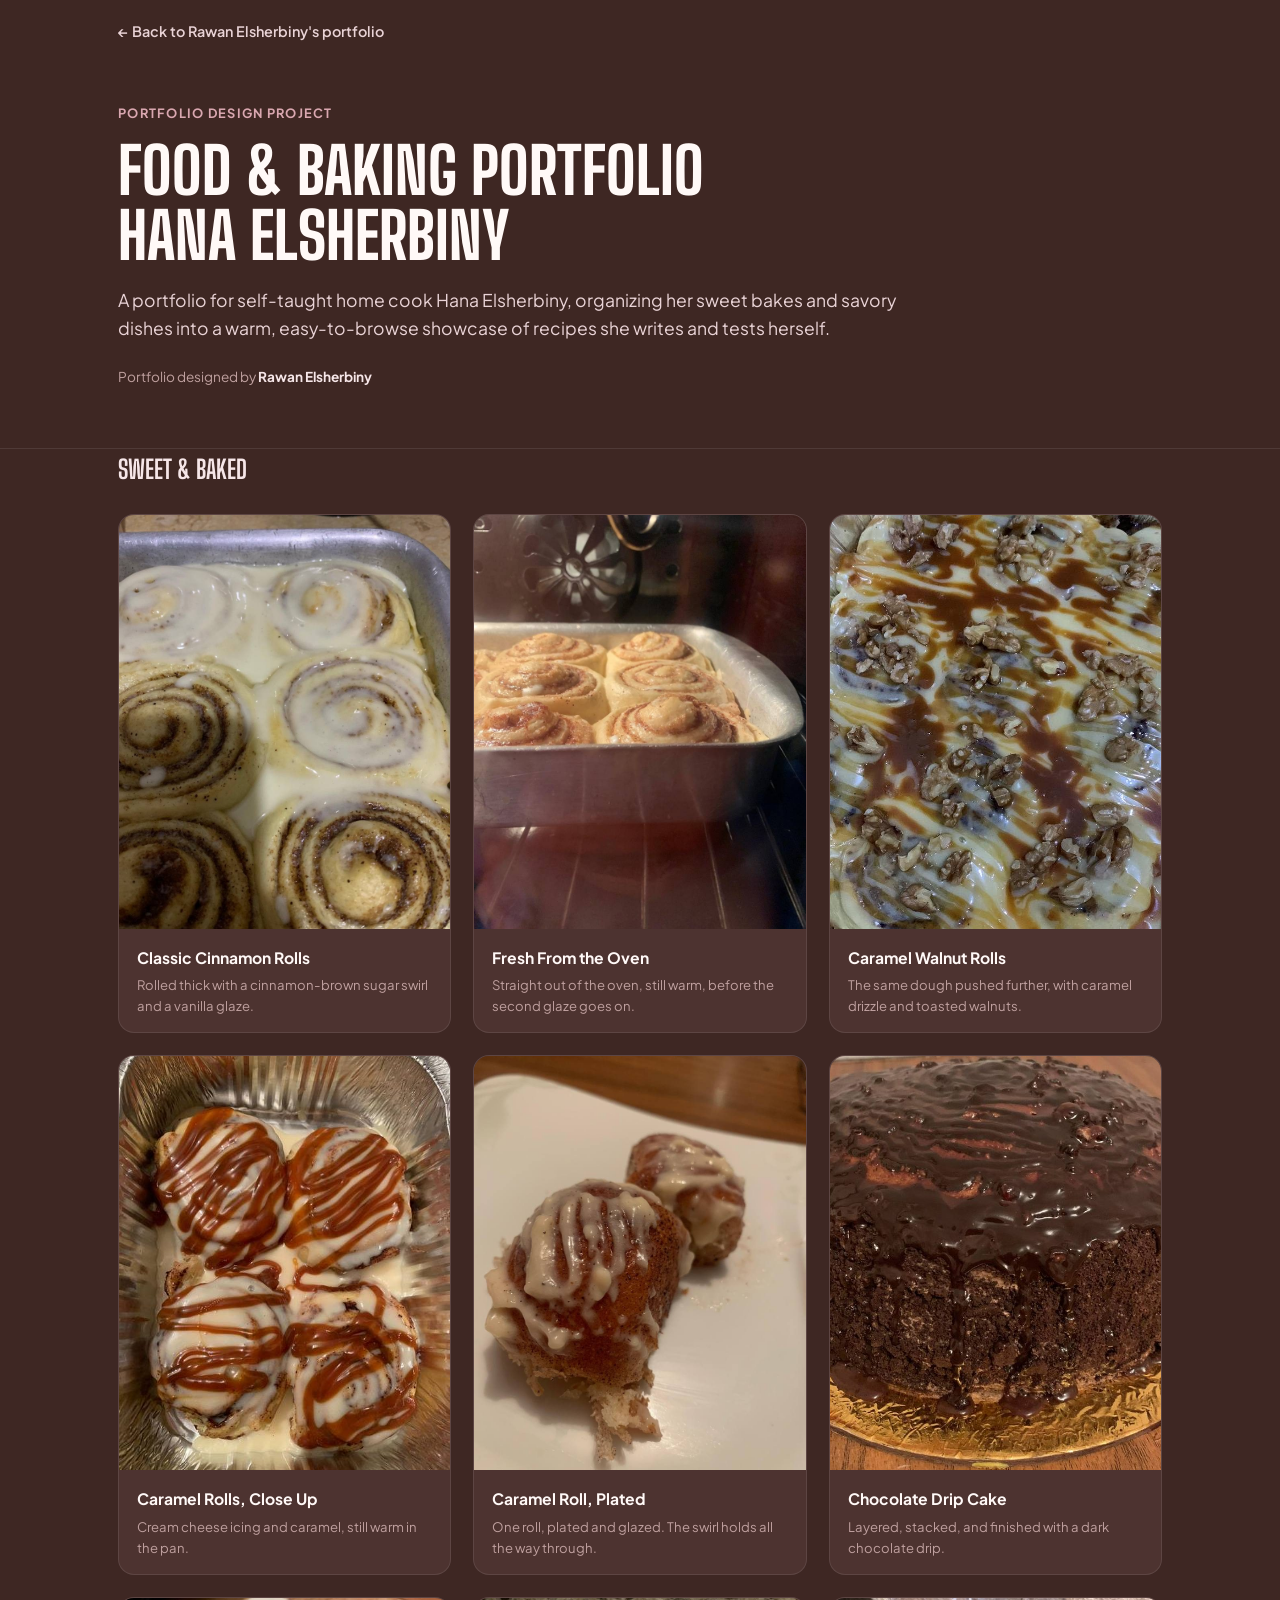
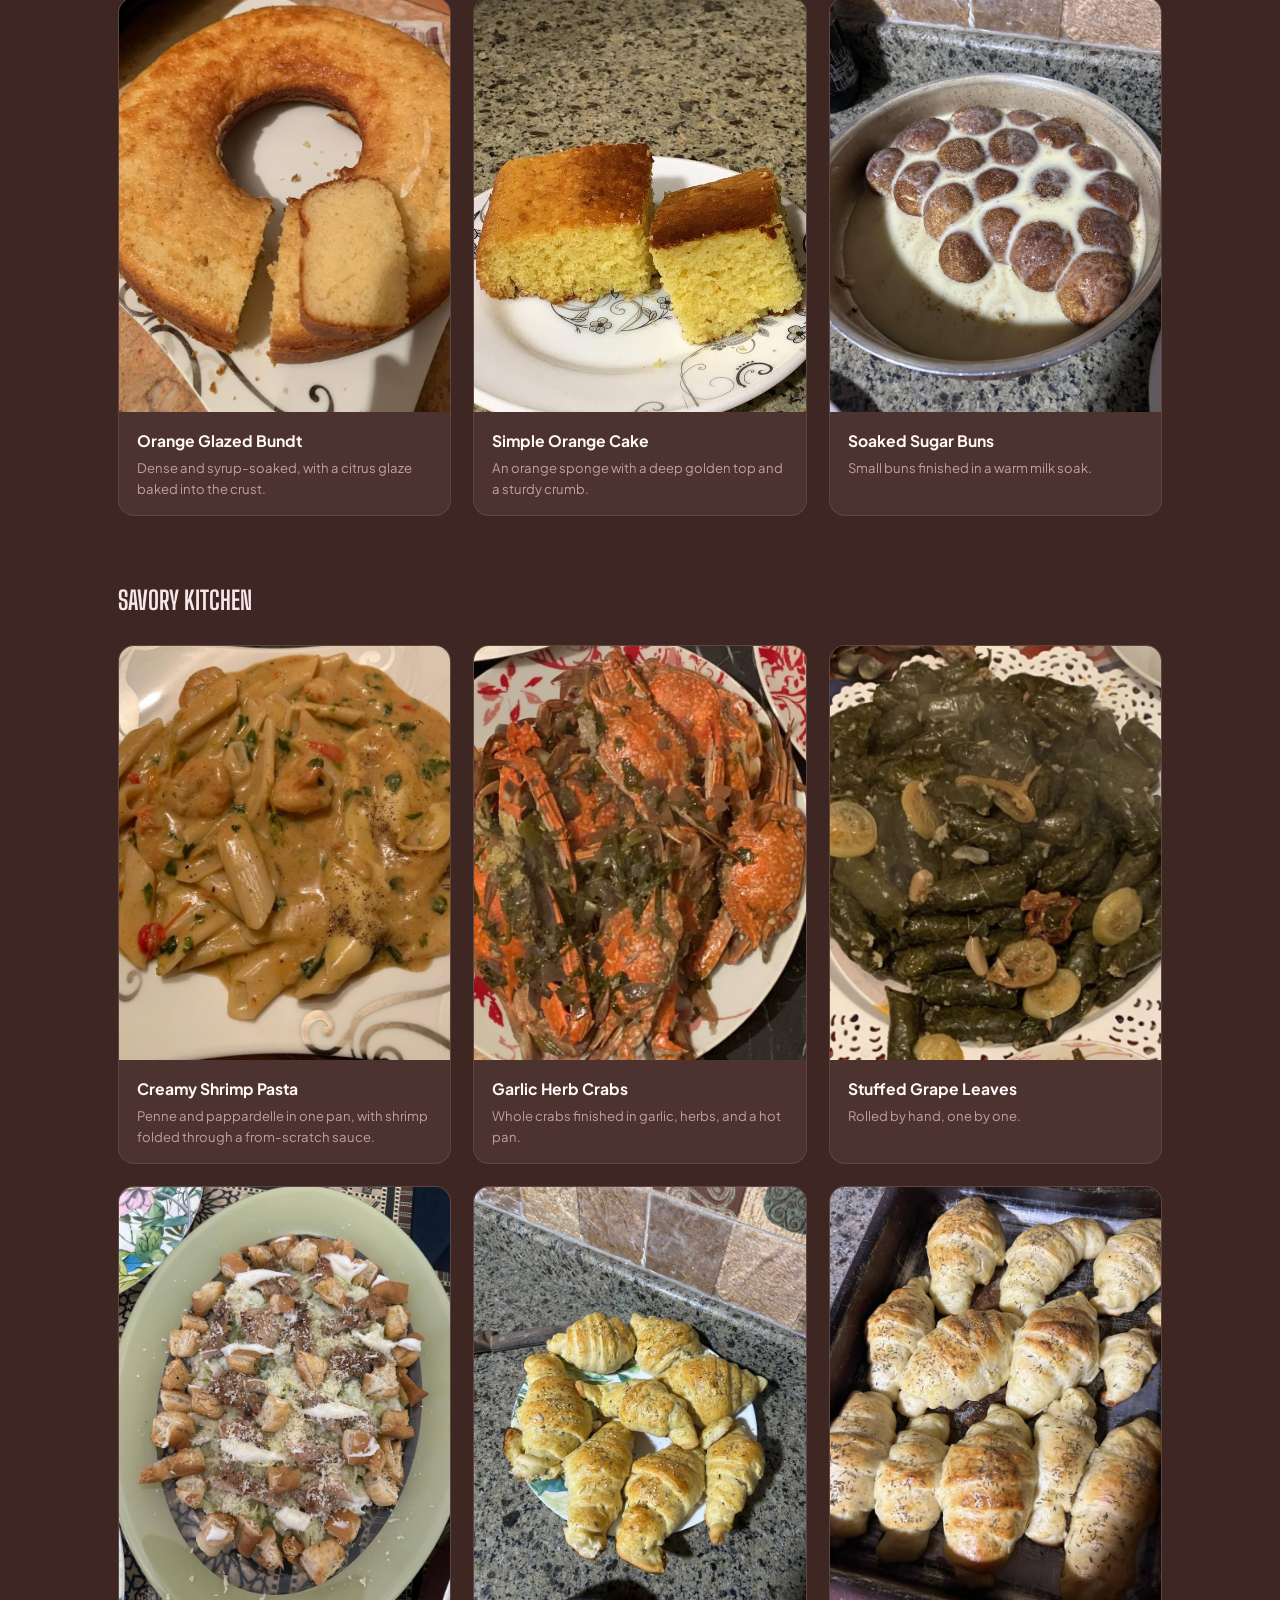
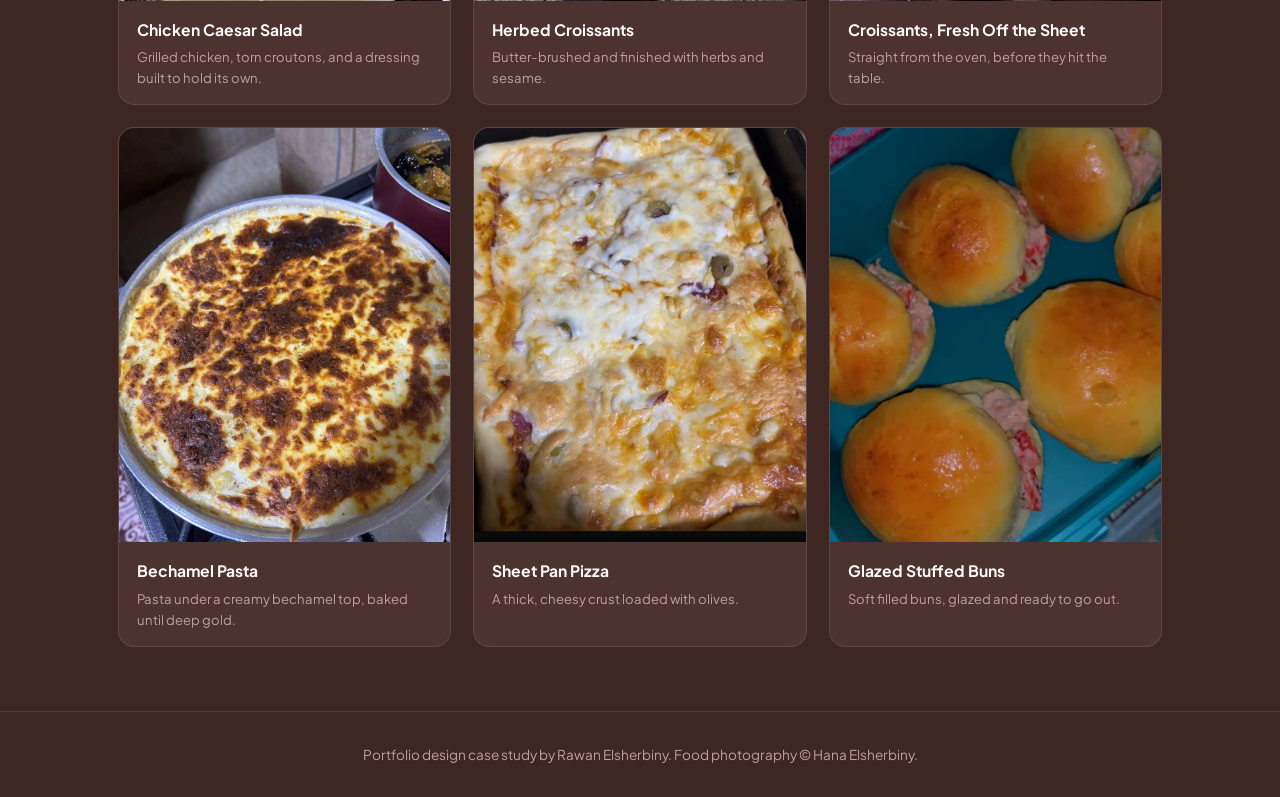
<file: projects/hana-elsherbiny-portfolio.html>
<!doctype html>
<html lang="en">
<head>
<meta charset="UTF-8">
<meta name="viewport" content="width=device-width, initial-scale=1.0">
<title>Hana Elsherbiny Portfolio — Project by Rawan Elsherbiny</title>
<meta name="description" content="Portfolio design case study: a food and baking portfolio for home cook Hana Elsherbiny, designed by Rawan Elsherbiny.">
<link rel="preconnect" href="https://fonts.googleapis.com">
<link rel="preconnect" href="https://fonts.gstatic.com" crossorigin>
<link href="https://fonts.googleapis.com/css2?family=Plus+Jakarta+Sans:wght@400;500;600;700&family=Big+Shoulders+Display:wght@600;700;800;900&display=swap" rel="stylesheet">
<style>
  :root {
    --bg: #3E2723; --bg-alt: #2F1C19; --surface: #4D3330;
    --border: rgba(255,249,247,0.09); --border-strong: rgba(255,249,247,0.16);
    --text: #FFF9F7; --text-dim: #E9D3D6; --text-faint: #BFA09F;
    --accent: #D9A7B0; --accent-soft: #F6E6E8;
    --font-display: "Big Shoulders Display", sans-serif;
    --font-body: "Plus Jakarta Sans", sans-serif;
  }
  * { margin: 0; padding: 0; box-sizing: border-box; }
  body { background: var(--bg); color: var(--text); font-family: var(--font-body); line-height: 1.6; }
  .container { max-width: 1100px; margin: 0 auto; padding: 0 28px; }
  a { color: inherit; }
  .back-link {
    display: inline-flex; align-items: center; gap: 8px; padding: 20px 0;
    color: var(--text-dim); text-decoration: none; font-size: .9rem; font-weight: 600;
  }
  .back-link:hover { color: var(--accent-soft); }
  header.hero { padding: 40px 0 60px; border-bottom: 1px solid var(--border); }
  .kicker { font-size: .8rem; letter-spacing: .1em; text-transform: uppercase; color: var(--accent); font-weight: 700; margin-bottom: 14px; }
  h1 {
    font-family: var(--font-display); font-weight: 800; text-transform: uppercase;
    font-size: clamp(2.2rem, 6vw, 4rem); line-height: 1.02; margin-bottom: 18px;
  }
  .subtitle { color: var(--text-dim); font-size: 1.1rem; max-width: 60ch; }
  .credit { margin-top: 24px; font-size: .85rem; color: var(--text-faint); }
  .credit strong { color: var(--accent-soft); }
  main { padding: 60px 0 80px; }
  section { margin-bottom: 64px; }
  .section-title {
    font-family: var(--font-display); font-weight: 700; text-transform: uppercase;
    font-size: 1.6rem; margin-bottom: 24px; color: var(--accent-soft);
  }
  .gallery { display: grid; grid-template-columns: repeat(3, 1fr); gap: 22px; }
  figure {
    background: var(--surface); border: 1px solid var(--border); border-radius: 16px;
    overflow: hidden; margin: 0;
  }
  figure img { width: 100%; aspect-ratio: 4/5; object-fit: cover; display: block; }
  figcaption { padding: 16px 18px; }
  figcaption .piece-title { font-weight: 700; font-size: .98rem; margin-bottom: 4px; }
  figcaption .piece-medium { font-size: .82rem; color: var(--text-faint); }
  footer { border-top: 1px solid var(--border); padding: 32px 0; text-align: center; color: var(--text-faint); font-size: .85rem; }
  @media (max-width: 860px) { .gallery { grid-template-columns: 1fr 1fr; } }
  @media (max-width: 560px) { .gallery { grid-template-columns: 1fr; } }
</style>
</head>
<body>
<div class="container">
  <a class="back-link" href="../index.html#projects">&larr; Back to Rawan Elsherbiny's portfolio</a>
</div>

<header class="hero">
  <div class="container">
    <p class="kicker">Portfolio Design Project</p>
    <h1>Food &amp; Baking Portfolio<br>Hana Elsherbiny</h1>
    <p class="subtitle">A portfolio for self-taught home cook Hana Elsherbiny, organizing her sweet bakes and savory dishes into a warm, easy-to-browse showcase of recipes she writes and tests herself.</p>
    <p class="credit">Portfolio designed by <strong>Rawan Elsherbiny</strong></p>
  </div>
</header>

<main class="container">
  <section>
    <h2 class="section-title">Sweet &amp; Baked</h2>
    <div class="gallery">
      <figure>
        <img src="hana-gallery/cinnamon-rolls.jpg" alt="Glazed cinnamon rolls" loading="lazy">
        <figcaption>
          <div class="piece-title">Classic Cinnamon Rolls</div>
          <div class="piece-medium">Rolled thick with a cinnamon-brown sugar swirl and a vanilla glaze.</div>
        </figcaption>
      </figure>
      <figure>
        <img src="hana-gallery/rolls-fresh-from-oven.jpg" alt="Cinnamon rolls fresh from the oven" loading="lazy">
        <figcaption>
          <div class="piece-title">Fresh From the Oven</div>
          <div class="piece-medium">Straight out of the oven, still warm, before the second glaze goes on.</div>
        </figcaption>
      </figure>
      <figure>
        <img src="hana-gallery/caramel-walnut-rolls.jpg" alt="Caramel walnut cinnamon rolls" loading="lazy">
        <figcaption>
          <div class="piece-title">Caramel Walnut Rolls</div>
          <div class="piece-medium">The same dough pushed further, with caramel drizzle and toasted walnuts.</div>
        </figcaption>
      </figure>
      <figure>
        <img src="hana-gallery/caramel-rolls-close-up.jpg" alt="Caramel walnut rolls close up" loading="lazy">
        <figcaption>
          <div class="piece-title">Caramel Rolls, Close Up</div>
          <div class="piece-medium">Cream cheese icing and caramel, still warm in the pan.</div>
        </figcaption>
      </figure>
      <figure>
        <img src="hana-gallery/caramel-roll-plated.jpg" alt="Caramel walnut roll plated" loading="lazy">
        <figcaption>
          <div class="piece-title">Caramel Roll, Plated</div>
          <div class="piece-medium">One roll, plated and glazed. The swirl holds all the way through.</div>
        </figcaption>
      </figure>
      <figure>
        <img src="hana-gallery/chocolate-drip-cake.jpg" alt="Chocolate drip cake" loading="lazy">
        <figcaption>
          <div class="piece-title">Chocolate Drip Cake</div>
          <div class="piece-medium">Layered, stacked, and finished with a dark chocolate drip.</div>
        </figcaption>
      </figure>
      <figure>
        <img src="hana-gallery/orange-bundt.jpg" alt="Orange glazed bundt cake" loading="lazy">
        <figcaption>
          <div class="piece-title">Orange Glazed Bundt</div>
          <div class="piece-medium">Dense and syrup-soaked, with a citrus glaze baked into the crust.</div>
        </figcaption>
      </figure>
      <figure>
        <img src="hana-gallery/orange-cake.jpg" alt="Golden orange sponge cake" loading="lazy">
        <figcaption>
          <div class="piece-title">Simple Orange Cake</div>
          <div class="piece-medium">An orange sponge with a deep golden top and a sturdy crumb.</div>
        </figcaption>
      </figure>
      <figure>
        <img src="hana-gallery/soaked-sugar-buns.jpg" alt="Soaked sugar buns" loading="lazy">
        <figcaption>
          <div class="piece-title">Soaked Sugar Buns</div>
          <div class="piece-medium">Small buns finished in a warm milk soak.</div>
        </figcaption>
      </figure>
    </div>
  </section>

  <section>
    <h2 class="section-title">Savory Kitchen</h2>
    <div class="gallery">
      <figure>
        <img src="hana-gallery/shrimp-pasta.jpg" alt="Creamy shrimp pasta" loading="lazy">
        <figcaption>
          <div class="piece-title">Creamy Shrimp Pasta</div>
          <div class="piece-medium">Penne and pappardelle in one pan, with shrimp folded through a from-scratch sauce.</div>
        </figcaption>
      </figure>
      <figure>
        <img src="hana-gallery/garlic-herb-crabs.jpg" alt="Garlic herb crabs" loading="lazy">
        <figcaption>
          <div class="piece-title">Garlic Herb Crabs</div>
          <div class="piece-medium">Whole crabs finished in garlic, herbs, and a hot pan.</div>
        </figcaption>
      </figure>
      <figure>
        <img src="hana-gallery/stuffed-grape-leaves.jpg" alt="Stuffed grape leaves platter" loading="lazy">
        <figcaption>
          <div class="piece-title">Stuffed Grape Leaves</div>
          <div class="piece-medium">Rolled by hand, one by one.</div>
        </figcaption>
      </figure>
      <figure>
        <img src="hana-gallery/chicken-caesar-salad.jpg" alt="Chicken caesar salad" loading="lazy">
        <figcaption>
          <div class="piece-title">Chicken Caesar Salad</div>
          <div class="piece-medium">Grilled chicken, torn croutons, and a dressing built to hold its own.</div>
        </figcaption>
      </figure>
      <figure>
        <img src="hana-gallery/herbed-croissants.jpg" alt="Herbed savory croissants plated" loading="lazy">
        <figcaption>
          <div class="piece-title">Herbed Croissants</div>
          <div class="piece-medium">Butter-brushed and finished with herbs and sesame.</div>
        </figcaption>
      </figure>
      <figure>
        <img src="hana-gallery/croissants-fresh.jpg" alt="Herbed croissants fresh off the sheet" loading="lazy">
        <figcaption>
          <div class="piece-title">Croissants, Fresh Off the Sheet</div>
          <div class="piece-medium">Straight from the oven, before they hit the table.</div>
        </figcaption>
      </figure>
      <figure>
        <img src="hana-gallery/bechamel-pasta.jpg" alt="Baked bechamel pasta" loading="lazy">
        <figcaption>
          <div class="piece-title">Bechamel Pasta</div>
          <div class="piece-medium">Pasta under a creamy bechamel top, baked until deep gold.</div>
        </figcaption>
      </figure>
      <figure>
        <img src="hana-gallery/sheet-pan-pizza.jpg" alt="Sheet pan pizza with cheese and olives" loading="lazy">
        <figcaption>
          <div class="piece-title">Sheet Pan Pizza</div>
          <div class="piece-medium">A thick, cheesy crust loaded with olives.</div>
        </figcaption>
      </figure>
      <figure>
        <img src="hana-gallery/glazed-stuffed-buns.jpg" alt="Glazed stuffed buns on a tray" loading="lazy">
        <figcaption>
          <div class="piece-title">Glazed Stuffed Buns</div>
          <div class="piece-medium">Soft filled buns, glazed and ready to go out.</div>
        </figcaption>
      </figure>
    </div>
  </section>
</main>

<footer>
  Portfolio design case study by Rawan Elsherbiny. Food photography &copy; Hana Elsherbiny.
</footer>
</body>
</html>
</file>
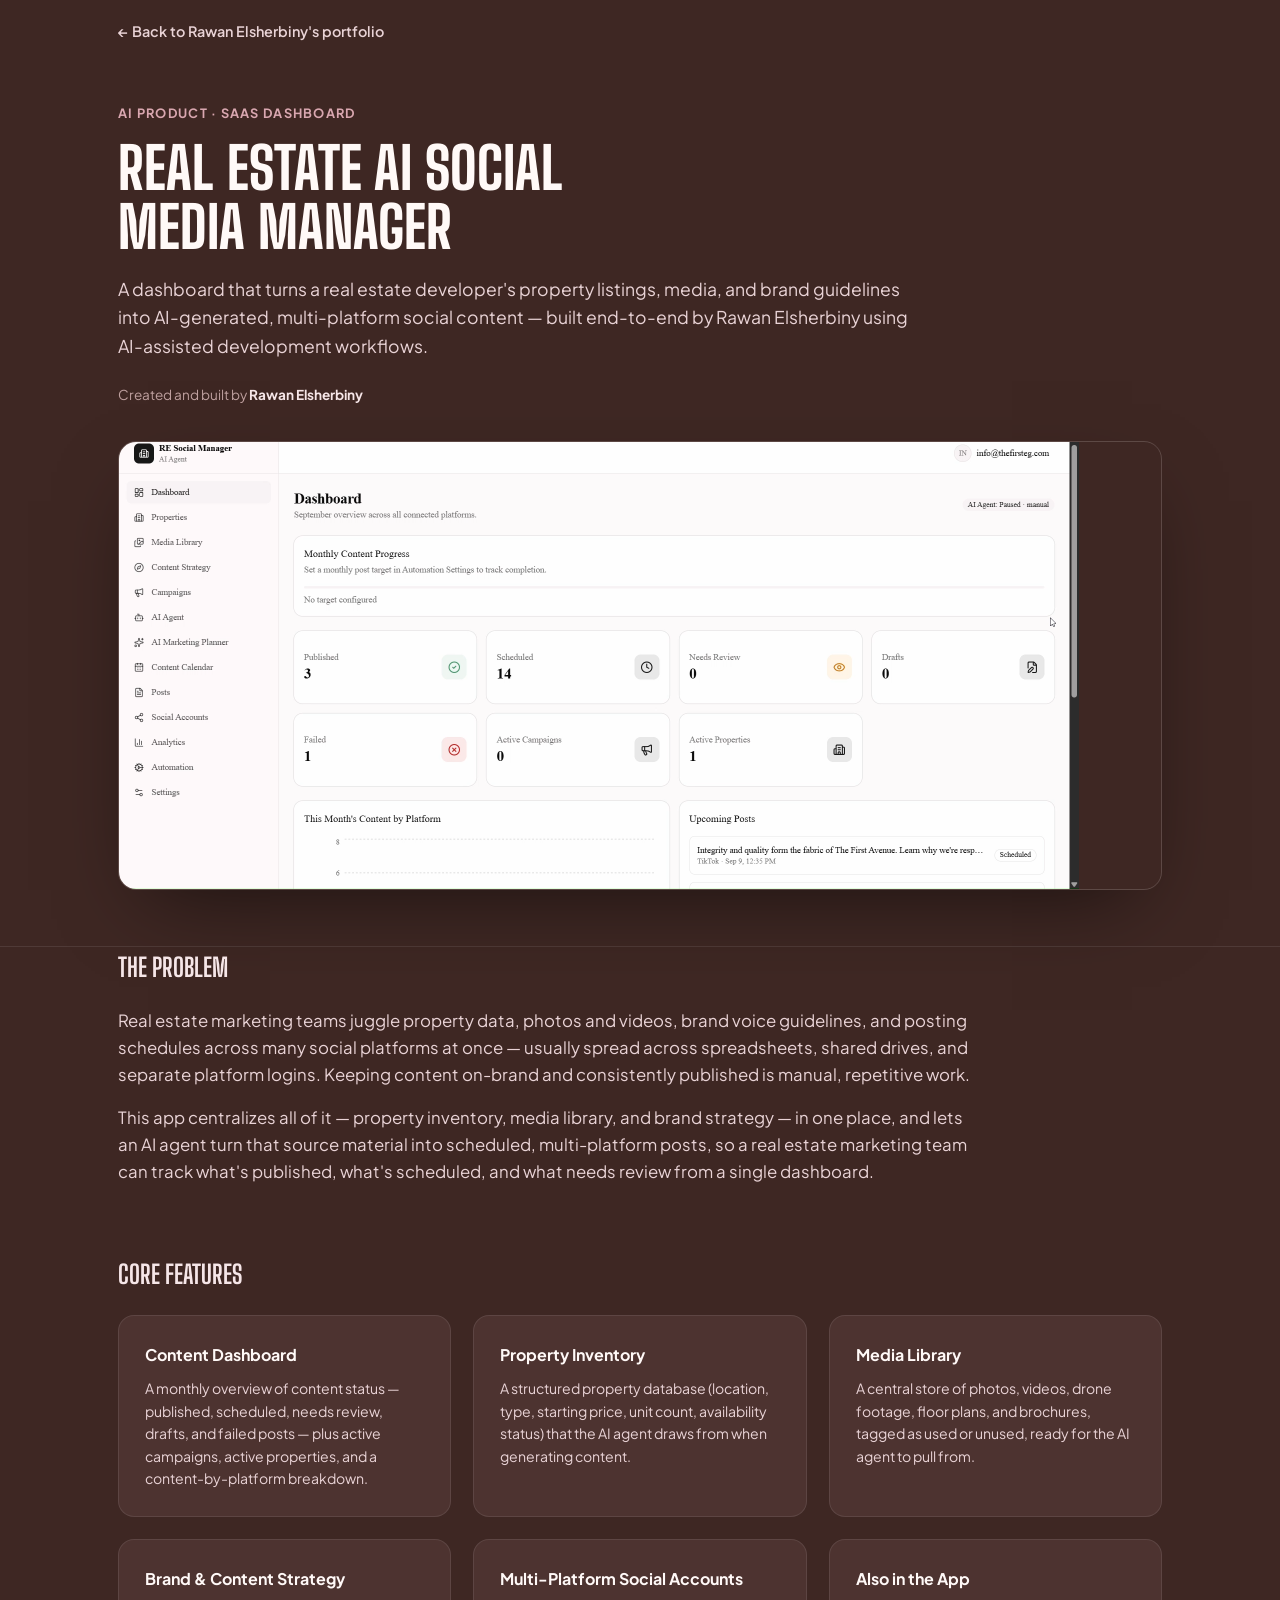
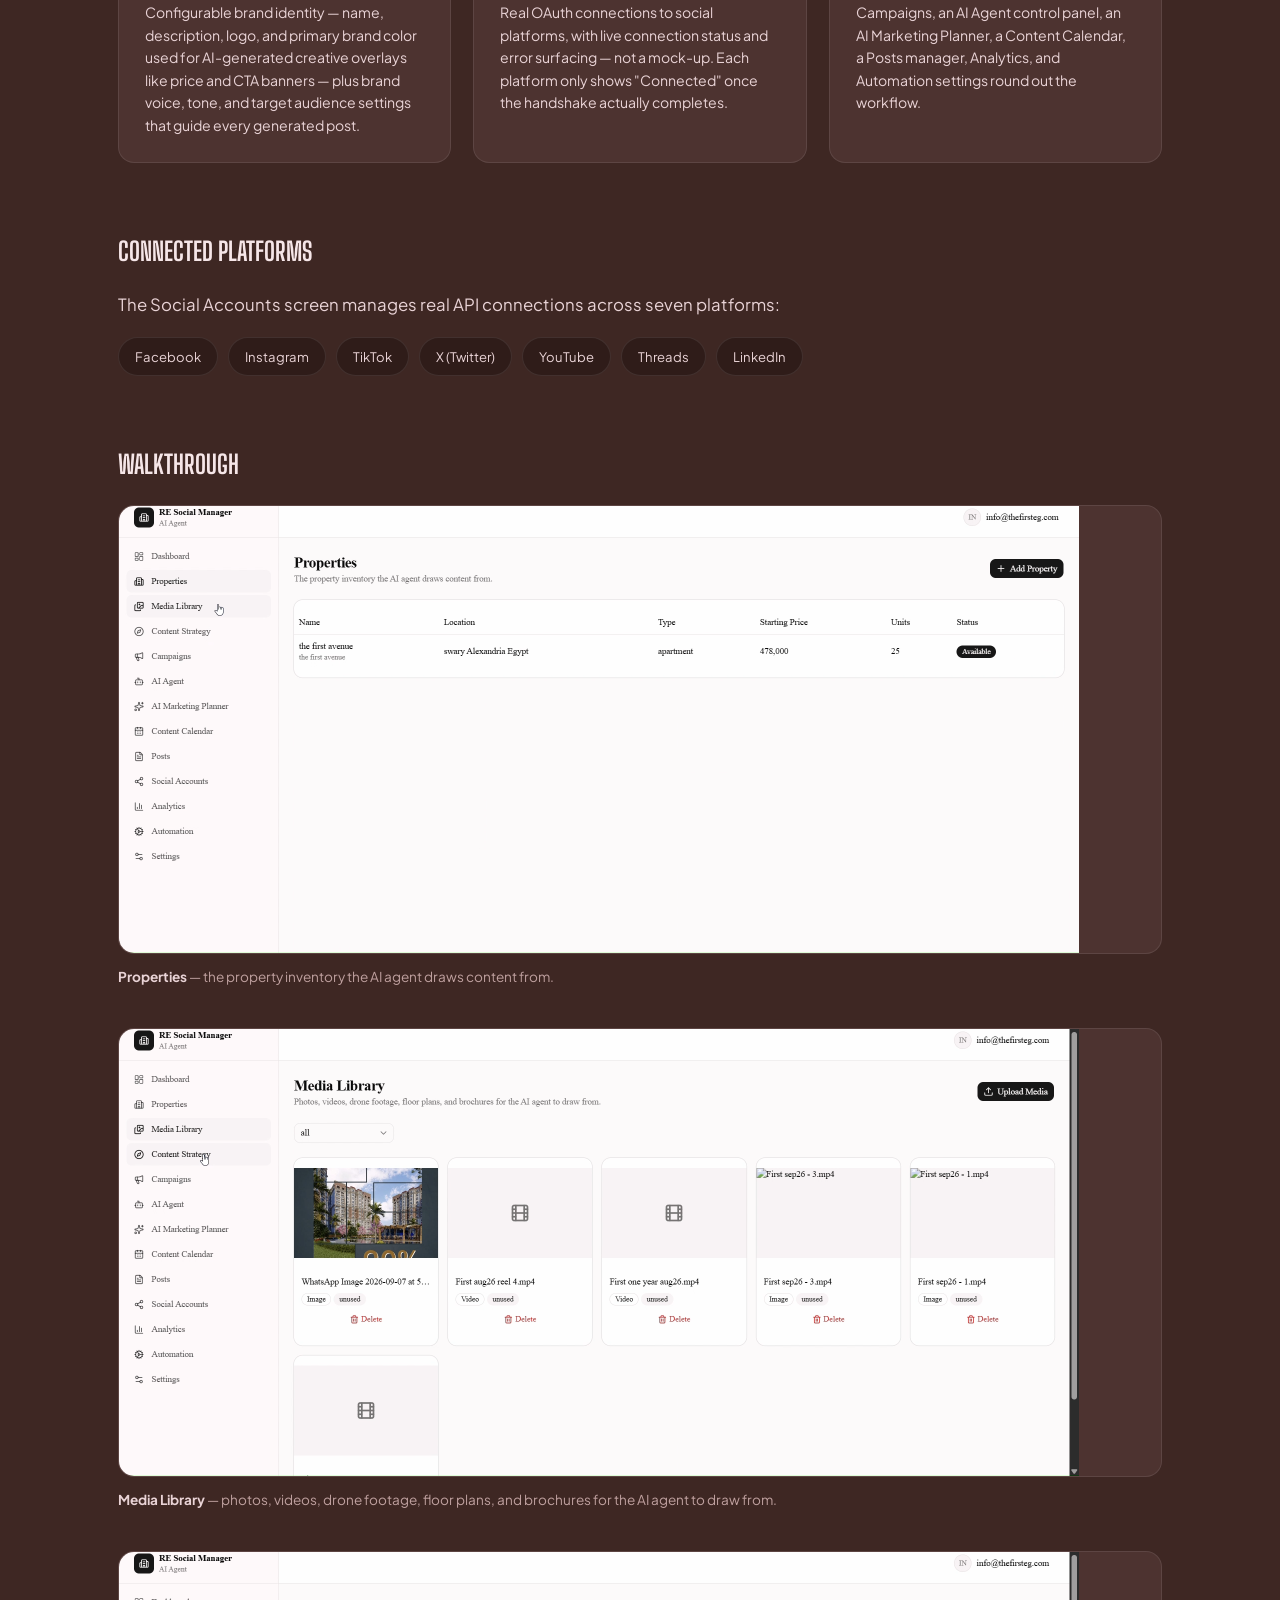
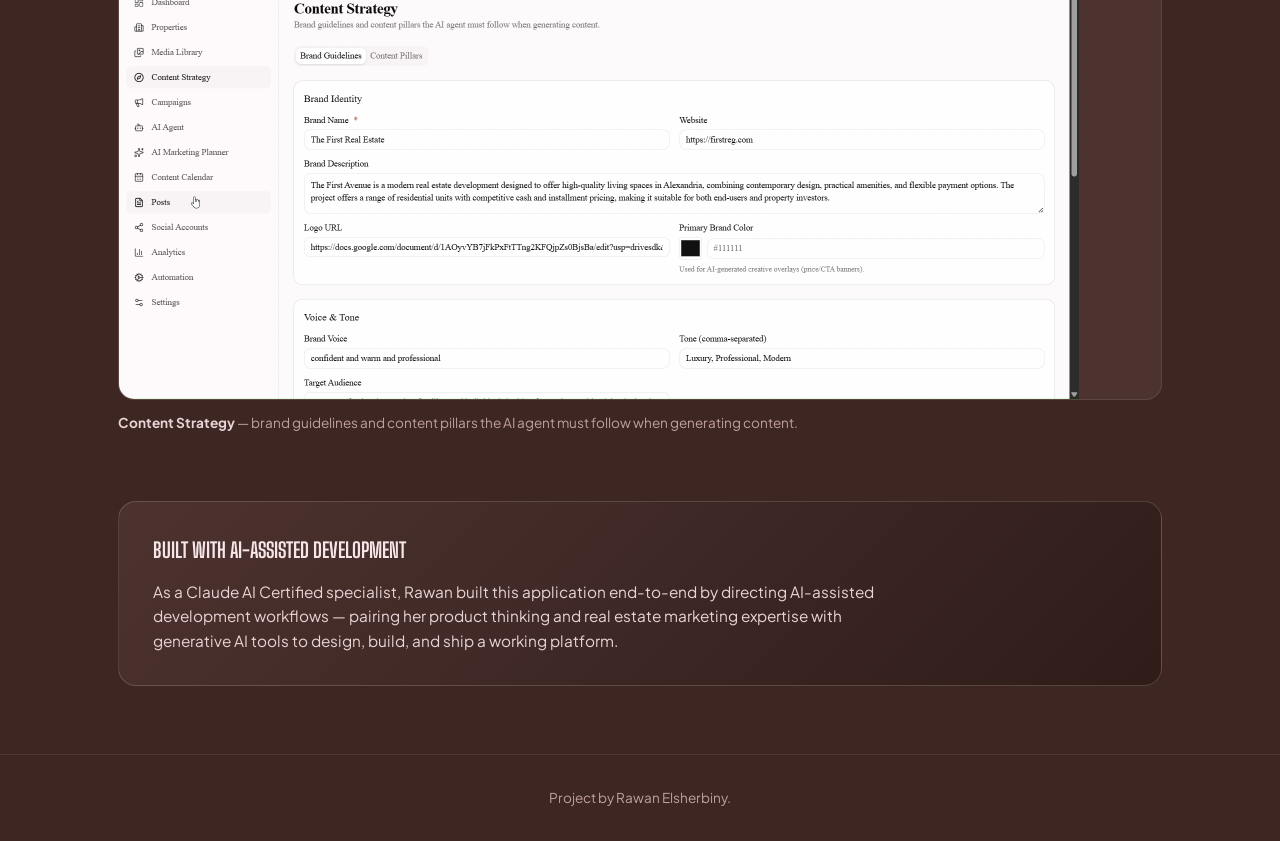
<file: projects/real-estate-ai-social-manager.html>
<!doctype html>
<html lang="en">
<head>
<meta charset="UTF-8">
<meta name="viewport" content="width=device-width, initial-scale=1.0">
<title>Real Estate AI Social Media Manager — Project by Rawan Elsherbiny</title>
<meta name="description" content="Case study: an AI-powered social media management platform for real estate marketing, built by Rawan Elsherbiny.">
<link rel="preconnect" href="https://fonts.googleapis.com">
<link rel="preconnect" href="https://fonts.gstatic.com" crossorigin>
<link href="https://fonts.googleapis.com/css2?family=Plus+Jakarta+Sans:wght@400;500;600;700&family=Big+Shoulders+Display:wght@600;700;800;900&display=swap" rel="stylesheet">
<style>
  :root {
    --bg: #3E2723; --bg-alt: #2F1C19; --surface: #4D3330;
    --border: rgba(255,249,247,0.09); --border-strong: rgba(255,249,247,0.16);
    --text: #FFF9F7; --text-dim: #E9D3D6; --text-faint: #BFA09F;
    --accent: #D9A7B0; --accent-soft: #F6E6E8; --accent-dim: rgba(217,167,176,0.14);
    --font-display: "Big Shoulders Display", sans-serif;
    --font-body: "Plus Jakarta Sans", sans-serif;
  }
  * { margin: 0; padding: 0; box-sizing: border-box; }
  body { background: var(--bg); color: var(--text); font-family: var(--font-body); line-height: 1.6; }
  .container { max-width: 1100px; margin: 0 auto; padding: 0 28px; }
  a { color: inherit; }
  img { max-width: 100%; display: block; }
  .back-link {
    display: inline-flex; align-items: center; gap: 8px; padding: 20px 0;
    color: var(--text-dim); text-decoration: none; font-size: .9rem; font-weight: 600;
  }
  .back-link:hover { color: var(--accent-soft); }
  header.hero { padding: 40px 0 56px; border-bottom: 1px solid var(--border); }
  .kicker { font-size: .8rem; letter-spacing: .1em; text-transform: uppercase; color: var(--accent); font-weight: 700; margin-bottom: 14px; }
  h1 {
    font-family: var(--font-display); font-weight: 800; text-transform: uppercase;
    font-size: clamp(2rem, 5.4vw, 3.6rem); line-height: 1.04; margin-bottom: 18px; max-width: 20ch;
  }
  .subtitle { color: var(--text-dim); font-size: 1.1rem; max-width: 62ch; }
  .credit { margin-top: 24px; font-size: .85rem; color: var(--text-faint); }
  .credit strong { color: var(--accent-soft); }
  .hero-shot {
    margin-top: 36px; border-radius: 18px; overflow: hidden; border: 1px solid var(--border-strong);
    box-shadow: 0 30px 80px -30px rgba(0,0,0,.6);
  }
  main { padding: 60px 0 80px; }
  section { margin-bottom: 68px; }
  .section-title {
    font-family: var(--font-display); font-weight: 700; text-transform: uppercase;
    font-size: 1.6rem; margin-bottom: 20px; color: var(--accent-soft);
  }
  .lead { font-size: 1.05rem; color: var(--text-dim); max-width: 72ch; }
  .lead + .lead { margin-top: 16px; }

  .feature-grid { display: grid; grid-template-columns: repeat(3, 1fr); gap: 22px; margin-top: 8px; }
  .feature-card {
    background: var(--surface); border: 1px solid var(--border); border-radius: 16px; padding: 26px;
  }
  .feature-card h3 { font-size: 1rem; margin-bottom: 10px; }
  .feature-card p { font-size: .88rem; color: var(--text-dim); line-height: 1.6; }

  .platform-pills { display: flex; flex-wrap: wrap; gap: 10px; margin-top: 18px; }
  .pill {
    font-size: .82rem; padding: 8px 16px; border-radius: 999px; background: var(--bg-alt);
    border: 1px solid var(--border); color: var(--text-dim);
  }

  .shot-block { margin-bottom: 40px; }
  .shot-block:last-child { margin-bottom: 0; }
  .shot-caption { font-size: .85rem; color: var(--text-faint); margin-top: 12px; }
  .shot-caption strong { color: var(--text-dim); }
  figure { margin: 0; border-radius: 16px; overflow: hidden; border: 1px solid var(--border); background: var(--surface); }

  .more-tools { display: flex; flex-wrap: wrap; gap: 10px; margin-top: 18px; }

  .ai-callout {
    background: linear-gradient(135deg, var(--surface), var(--bg-alt));
    border: 1px solid var(--border-strong); border-radius: 18px; padding: 32px 34px;
  }
  .ai-callout h3 { font-family: var(--font-display); font-weight: 700; text-transform: uppercase; font-size: 1.3rem; margin-bottom: 12px; color: var(--accent-soft); }
  .ai-callout p { color: var(--text-dim); font-size: .96rem; max-width: 68ch; }

  footer { border-top: 1px solid var(--border); padding: 32px 0; text-align: center; color: var(--text-faint); font-size: .85rem; }

  @media (max-width: 860px) { .feature-grid { grid-template-columns: 1fr 1fr; } }
  @media (max-width: 560px) { .feature-grid { grid-template-columns: 1fr; } }
</style>
</head>
<body>
<div class="container">
  <a class="back-link" href="../index.html#projects">&larr; Back to Rawan Elsherbiny's portfolio</a>
</div>

<header class="hero">
  <div class="container">
    <p class="kicker">AI Product &middot; SaaS Dashboard</p>
    <h1>Real Estate AI Social Media Manager</h1>
    <p class="subtitle">A dashboard that turns a real estate developer's property listings, media, and brand guidelines into AI-generated, multi-platform social content — built end-to-end by Rawan Elsherbiny using AI-assisted development workflows.</p>
    <p class="credit">Created and built by <strong>Rawan Elsherbiny</strong></p>

    <div class="hero-shot">
      <img src="../images/re-social-manager/dashboard.png" alt="Dashboard overview showing published, scheduled, needs review, drafts, failed, active campaigns, and active properties stats" loading="lazy">
    </div>
  </div>
</header>

<main class="container">

  <section>
    <h2 class="section-title">The Problem</h2>
    <p class="lead">Real estate marketing teams juggle property data, photos and videos, brand voice guidelines, and posting schedules across many social platforms at once — usually spread across spreadsheets, shared drives, and separate platform logins. Keeping content on-brand and consistently published is manual, repetitive work.</p>
    <p class="lead">This app centralizes all of it — property inventory, media library, and brand strategy — in one place, and lets an AI agent turn that source material into scheduled, multi-platform posts, so a real estate marketing team can track what's published, what's scheduled, and what needs review from a single dashboard.</p>
  </section>

  <section>
    <h2 class="section-title">Core Features</h2>
    <div class="feature-grid">
      <div class="feature-card">
        <h3>Content Dashboard</h3>
        <p>A monthly overview of content status — published, scheduled, needs review, drafts, and failed posts — plus active campaigns, active properties, and a content-by-platform breakdown.</p>
      </div>
      <div class="feature-card">
        <h3>Property Inventory</h3>
        <p>A structured property database (location, type, starting price, unit count, availability status) that the AI agent draws from when generating content.</p>
      </div>
      <div class="feature-card">
        <h3>Media Library</h3>
        <p>A central store of photos, videos, drone footage, floor plans, and brochures, tagged as used or unused, ready for the AI agent to pull from.</p>
      </div>
      <div class="feature-card">
        <h3>Brand &amp; Content Strategy</h3>
        <p>Configurable brand identity — name, description, logo, and primary brand color used for AI-generated creative overlays like price and CTA banners — plus brand voice, tone, and target audience settings that guide every generated post.</p>
      </div>
      <div class="feature-card">
        <h3>Multi-Platform Social Accounts</h3>
        <p>Real OAuth connections to social platforms, with live connection status and error surfacing — not a mock-up. Each platform only shows "Connected" once the handshake actually completes.</p>
      </div>
      <div class="feature-card">
        <h3>Also in the App</h3>
        <p>Campaigns, an AI Agent control panel, an AI Marketing Planner, a Content Calendar, a Posts manager, Analytics, and Automation settings round out the workflow.</p>
      </div>
    </div>
  </section>

  <section>
    <h2 class="section-title">Connected Platforms</h2>
    <p class="lead">The Social Accounts screen manages real API connections across seven platforms:</p>
    <div class="platform-pills">
      <span class="pill">Facebook</span>
      <span class="pill">Instagram</span>
      <span class="pill">TikTok</span>
      <span class="pill">X (Twitter)</span>
      <span class="pill">YouTube</span>
      <span class="pill">Threads</span>
      <span class="pill">LinkedIn</span>
    </div>
  </section>

  <section>
    <h2 class="section-title">Walkthrough</h2>

    <div class="shot-block">
      <figure>
        <img src="../images/re-social-manager/properties.png" alt="Properties screen listing a property with location, type, starting price, units, and availability status" loading="lazy">
      </figure>
      <p class="shot-caption"><strong>Properties</strong> — the property inventory the AI agent draws content from.</p>
    </div>

    <div class="shot-block">
      <figure>
        <img src="../images/re-social-manager/media-library.png" alt="Media Library grid showing photos and videos marked as used or unused" loading="lazy">
      </figure>
      <p class="shot-caption"><strong>Media Library</strong> — photos, videos, drone footage, floor plans, and brochures for the AI agent to draw from.</p>
    </div>

    <div class="shot-block">
      <figure>
        <img src="../images/re-social-manager/content-strategy.png" alt="Content Strategy screen with brand identity fields and voice and tone settings" loading="lazy">
      </figure>
      <p class="shot-caption"><strong>Content Strategy</strong> — brand guidelines and content pillars the AI agent must follow when generating content.</p>
    </div>
  </section>

  <section>
    <div class="ai-callout">
      <h3>Built With AI-Assisted Development</h3>
      <p>As a Claude AI Certified specialist, Rawan built this application end-to-end by directing AI-assisted development workflows — pairing her product thinking and real estate marketing expertise with generative AI tools to design, build, and ship a working platform.</p>
    </div>
  </section>

</main>

<footer>
  Project by Rawan Elsherbiny.
</footer>
</body>
</html>
</file>
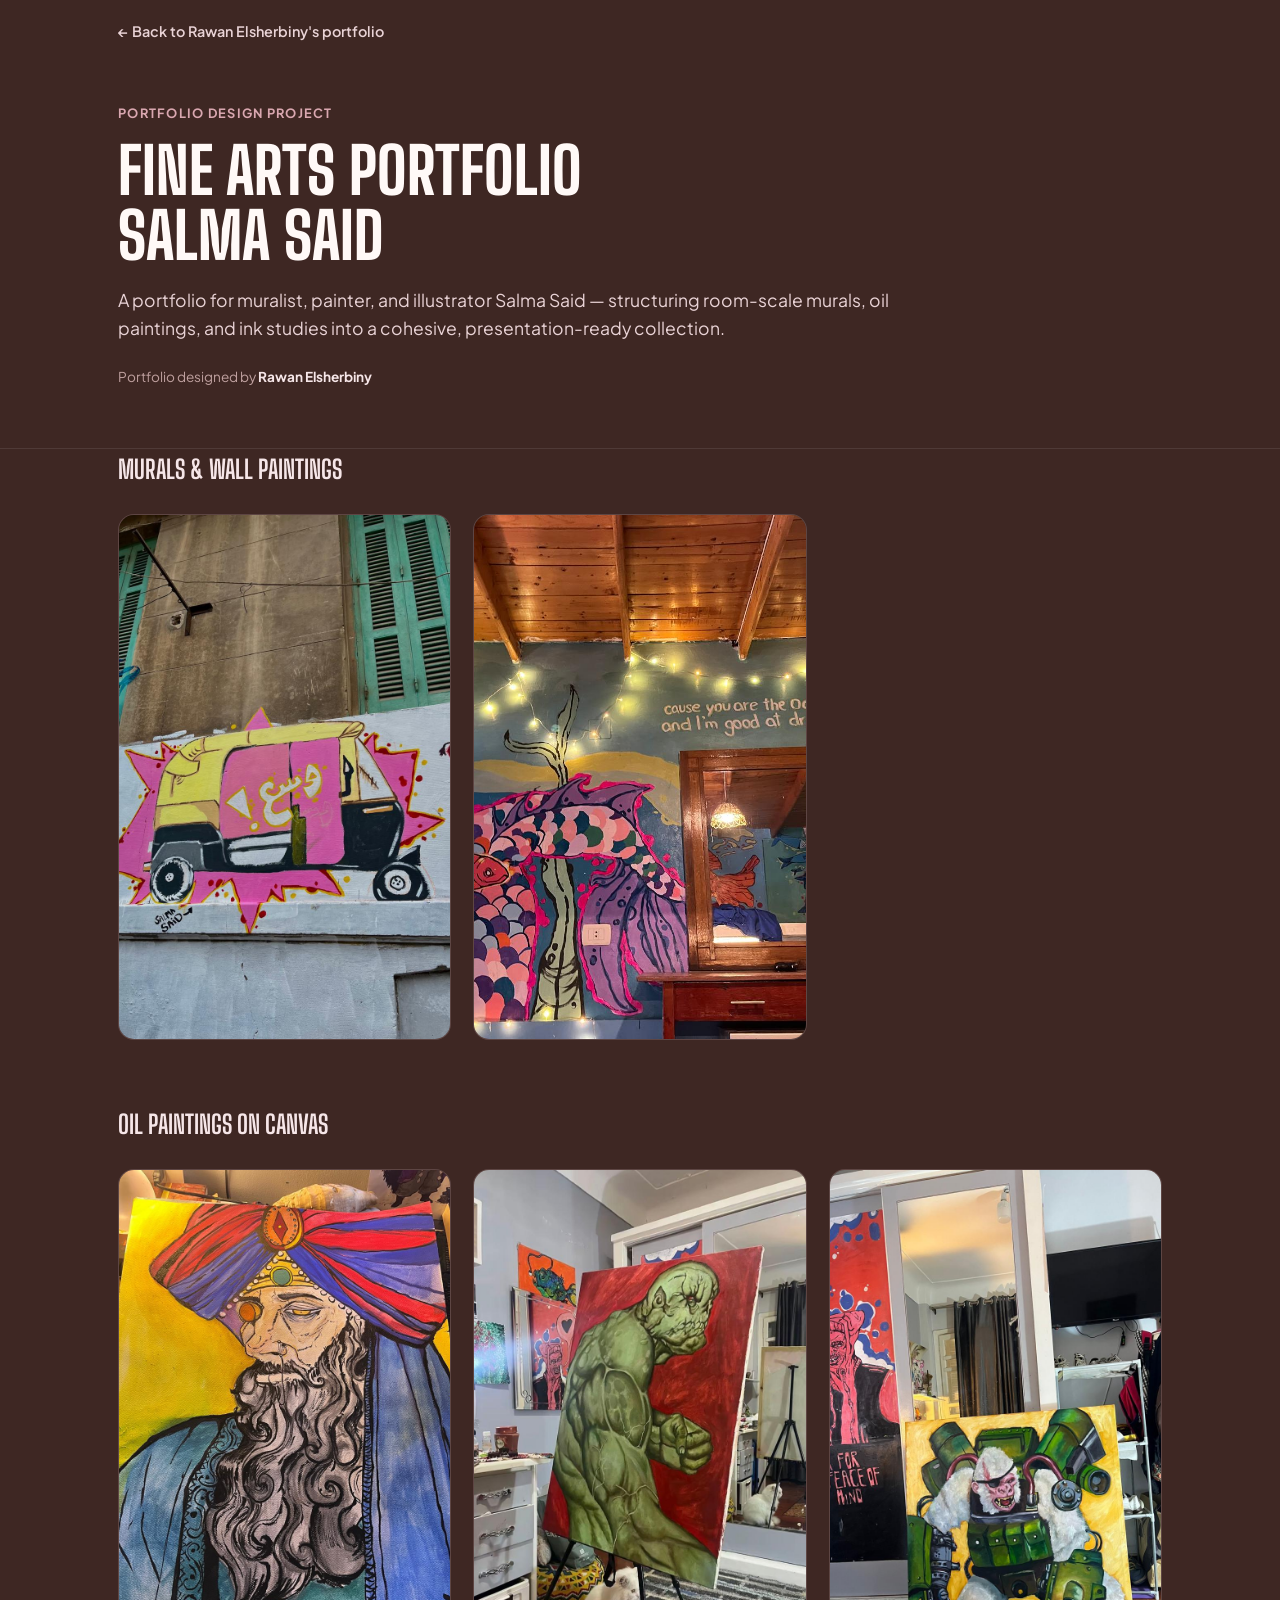
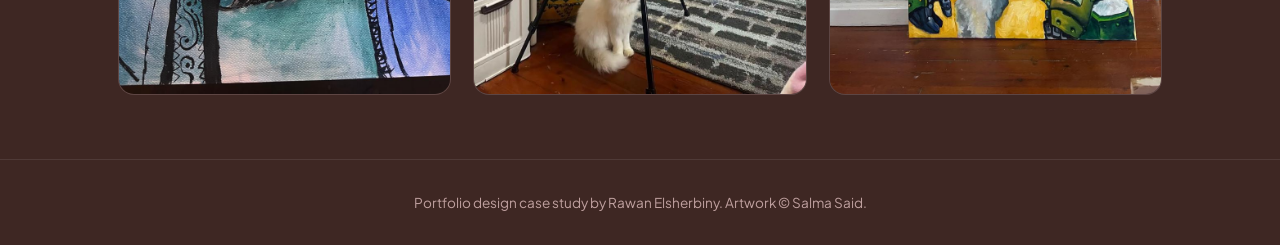
<file: projects/salma-fine-arts-portfolio.html>
<!doctype html>
<html lang="en">
<head>
<meta charset="UTF-8">
<meta name="viewport" content="width=device-width, initial-scale=1.0">
<title>Fine Arts Portfolio, Salma Said — Project by Rawan Elsherbiny</title>
<meta name="description" content="Portfolio design case study: a fine arts portfolio for muralist and painter Salma Said, designed by Rawan Elsherbiny.">
<link rel="preconnect" href="https://fonts.googleapis.com">
<link rel="preconnect" href="https://fonts.gstatic.com" crossorigin>
<link href="https://fonts.googleapis.com/css2?family=Plus+Jakarta+Sans:wght@400;500;600;700&family=Big+Shoulders+Display:wght@600;700;800;900&display=swap" rel="stylesheet">
<style>
  :root {
    --bg: #3E2723; --bg-alt: #2F1C19; --surface: #4D3330;
    --border: rgba(255,249,247,0.09); --border-strong: rgba(255,249,247,0.16);
    --text: #FFF9F7; --text-dim: #E9D3D6; --text-faint: #BFA09F;
    --accent: #D9A7B0; --accent-soft: #F6E6E8;
    --font-display: "Big Shoulders Display", sans-serif;
    --font-body: "Plus Jakarta Sans", sans-serif;
  }
  * { margin: 0; padding: 0; box-sizing: border-box; }
  body { background: var(--bg); color: var(--text); font-family: var(--font-body); line-height: 1.6; }
  .container { max-width: 1100px; margin: 0 auto; padding: 0 28px; }
  a { color: inherit; }
  .back-link {
    display: inline-flex; align-items: center; gap: 8px; padding: 20px 0;
    color: var(--text-dim); text-decoration: none; font-size: .9rem; font-weight: 600;
  }
  .back-link:hover { color: var(--accent-soft); }
  header.hero { padding: 40px 0 60px; border-bottom: 1px solid var(--border); }
  .kicker { font-size: .8rem; letter-spacing: .1em; text-transform: uppercase; color: var(--accent); font-weight: 700; margin-bottom: 14px; }
  h1 {
    font-family: var(--font-display); font-weight: 800; text-transform: uppercase;
    font-size: clamp(2.2rem, 6vw, 4rem); line-height: 1.02; margin-bottom: 18px;
  }
  .subtitle { color: var(--text-dim); font-size: 1.1rem; max-width: 60ch; }
  .credit { margin-top: 24px; font-size: .85rem; color: var(--text-faint); }
  .credit strong { color: var(--accent-soft); }
  main { padding: 60px 0 80px; }
  section { margin-bottom: 64px; }
  .section-title {
    font-family: var(--font-display); font-weight: 700; text-transform: uppercase;
    font-size: 1.6rem; margin-bottom: 24px; color: var(--accent-soft);
  }
  .gallery { display: grid; grid-template-columns: repeat(3, 1fr); gap: 22px; }
  figure {
    background: var(--surface); border: 1px solid var(--border); border-radius: 16px;
    overflow: hidden; margin: 0;
  }
  figure img { width: 100%; height: 100%; aspect-ratio: 3/4; object-fit: cover; display: block; }
  figcaption { padding: 16px 18px; }
  figcaption .piece-title { font-weight: 700; font-size: .98rem; margin-bottom: 4px; }
  figcaption .piece-medium { font-size: .82rem; color: var(--text-faint); }
  footer { border-top: 1px solid var(--border); padding: 32px 0; text-align: center; color: var(--text-faint); font-size: .85rem; }
  @media (max-width: 860px) { .gallery { grid-template-columns: 1fr 1fr; } }
  @media (max-width: 560px) { .gallery { grid-template-columns: 1fr; } }
</style>
</head>
<body>
<div class="container">
  <a class="back-link" href="../index.html#projects">&larr; Back to Rawan Elsherbiny's portfolio</a>
</div>

<header class="hero">
  <div class="container">
    <p class="kicker">Portfolio Design Project</p>
    <h1>Fine Arts Portfolio<br>Salma Said</h1>
    <p class="subtitle">A portfolio for muralist, painter, and illustrator Salma Said — structuring room-scale murals, oil paintings, and ink studies into a cohesive, presentation-ready collection.</p>
    <p class="credit">Portfolio designed by <strong>Rawan Elsherbiny</strong></p>
  </div>
</header>

<main class="container">
  <section>
    <h2 class="section-title">Murals &amp; Wall Paintings</h2>
    <div class="gallery">
      <figure>
        <img src="salma-gallery/tuktuk-mural.jpg" alt="Wase! tuk-tuk street mural in pink and yellow" loading="lazy">
        <figcaption>
          <div class="piece-title">"Wase'!" Tuk-Tuk Mural</div>
          <div class="piece-medium">Street mural — Kom El-Deka</div>
        </figcaption>
      </figure>
      <figure>
        <img src="salma-gallery/ocean-mural.jpg" alt="Cause you are the ocean hand-lettered wall mural with painted fish" loading="lazy">
        <figcaption>
          <div class="piece-title">"Cause You Are The Ocean"</div>
          <div class="piece-medium">Hand-lettered wall mural — Dahab</div>
        </figcaption>
      </figure>
    </div>
  </section>

  <section>
    <h2 class="section-title">Oil Paintings on Canvas</h2>
    <div class="gallery">
      <figure>
        <img src="salma-gallery/turbaned-elder.jpg" alt="Oil painting titled The Turbaned Elder" loading="lazy">
        <figcaption>
          <div class="piece-title">The Turbaned Elder</div>
          <div class="piece-medium">Mixed media on canvas</div>
        </figcaption>
      </figure>
      <figure>
        <img src="salma-gallery/armored-figure.jpg" alt="Oil painting titled Armored Figure, Red Ground" loading="lazy">
        <figcaption>
          <div class="piece-title">Armored Figure, Red Ground</div>
          <div class="piece-medium">Oil on canvas</div>
        </figcaption>
      </figure>
      <figure>
        <img src="salma-gallery/mech-primate.jpg" alt="Oil painting titled Mech Primate" loading="lazy">
        <figcaption>
          <div class="piece-title">Mech Primate</div>
          <div class="piece-medium">Oil on canvas</div>
        </figcaption>
      </figure>
    </div>
  </section>
</main>

<footer>
  Portfolio design case study by Rawan Elsherbiny. Artwork &copy; Salma Said.
</footer>
</body>
</html>
</file>
<file: css/style.css>
/* Rewan Elsherbiny — Dark Chocolate Brown & Soft Pink (minimal, professional) */
:root {
  --choc: #3E2723;
  --choc-deep: #2F1C19;
  --warm: #7A4E4E;
  --pink: #D9A7B0;
  --dusty: #B77E86;
  --blush: #F6E6E8;
  --cream: #FFF9F7;
  --white: #FFFFFF;
  --ink: #352321;
  --ff-head: "Playfair Display", Georgia, "Times New Roman", serif;
  --ff-body: "Poppins", system-ui, -apple-system, "Segoe UI", sans-serif;
  --radius: 10px;
  --nav-h: 76px;
}

*, *::before, *::after { box-sizing: border-box; }
html { scroll-behavior: smooth; scroll-padding-top: var(--nav-h); }
body { margin: 0; font-family: var(--ff-body); font-size: 1rem; line-height: 1.7; color: var(--ink); background: var(--choc); -webkit-font-smoothing: antialiased; overflow-x: hidden; }
img { max-width: 100%; display: block; }
a { color: inherit; }
ul, ol { margin: 0; padding: 0; list-style: none; }
h1, h2, h3, h4, p, dl, dd { margin: 0; }
svg { display: block; }
:focus-visible { outline: 2px solid var(--pink); outline-offset: 3px; border-radius: 4px; }
.light :focus-visible, .cream :focus-visible { outline-color: var(--warm); }

.skip-link { position: absolute; left: 12px; top: -60px; z-index: 200; background: var(--pink); color: var(--choc); padding: 10px 16px; border-radius: 8px; font-weight: 600; text-decoration: none; }
.skip-link:focus { top: 12px; }
.container { width: 100%; max-width: 1160px; margin: 0 auto; padding: 0 28px; }

/* Buttons */
.btn { display: inline-flex; align-items: center; gap: 10px; padding: 13px 26px; border-radius: 8px; font-family: var(--ff-body); font-size: .9rem; font-weight: 500; text-decoration: none; cursor: pointer; border: 1.5px solid transparent; transition: background .2s ease, color .2s ease, border-color .2s ease; }
.btn-pink { background: var(--pink); color: var(--choc); }
.btn-pink:hover { background: #E6BBC3; }
.btn-outline { border-color: rgba(217,167,176,.6); color: var(--blush); background: transparent; }
.btn-outline:hover { border-color: var(--pink); background: rgba(217,167,176,.12); }
.btn-sm { padding: 10px 18px; font-size: .84rem; }

/* Nav */
.nav { position: fixed; inset: 0 0 auto 0; z-index: 100; height: var(--nav-h); display: flex; align-items: center; transition: background .3s ease, box-shadow .3s ease; }
.nav.scrolled { background: rgba(62,39,35,.96); box-shadow: 0 1px 0 rgba(217,167,176,.18); }
.nav-inner { width: 100%; max-width: 1240px; margin: 0 auto; padding: 0 28px; display: flex; align-items: center; justify-content: space-between; gap: 24px; }
.nav-logo { font-family: var(--ff-head); font-size: 1.65rem; letter-spacing: .04em; color: var(--blush); text-decoration: none; line-height: 1; }
.nav-links { display: flex; align-items: center; gap: 34px; }
.nav-links a:not(.btn) { font-size: .84rem; color: var(--blush); text-decoration: none; position: relative; padding: 6px 0; transition: color .2s; }
.nav-links a:not(.btn)::after { content: ""; position: absolute; left: 0; bottom: 0; height: 1px; width: 0; background: var(--pink); transition: width .25s ease; }
.nav-links a:not(.btn):hover, .nav-links a.active { color: var(--pink); }
.nav-links a:not(.btn):hover::after, .nav-links a.active::after { width: 100%; }
.nav-cta-mobile { display: none; }
.nav-cta { padding: 10px 20px; font-size: .84rem; }
.nav-toggle { display: none; width: 46px; height: 46px; background: transparent; border: 0; cursor: pointer; position: relative; }
.nav-toggle span { position: absolute; left: 11px; right: 11px; height: 2px; background: var(--blush); transition: transform .25s ease, opacity .2s ease; }
.nav-toggle span:nth-child(1) { top: 16px; } .nav-toggle span:nth-child(2) { top: 22px; } .nav-toggle span:nth-child(3) { top: 28px; }
.nav-toggle[aria-expanded="true"] span:nth-child(1) { transform: translateY(6px) rotate(45deg); }
.nav-toggle[aria-expanded="true"] span:nth-child(2) { opacity: 0; }
.nav-toggle[aria-expanded="true"] span:nth-child(3) { transform: translateY(-6px) rotate(-45deg); }

/* Sections */
.section { padding: 110px 0; position: relative; overflow: hidden; }
.dark { background: var(--choc); color: var(--blush); }
.light { background: var(--blush); color: var(--choc); }
.cream { background: var(--cream); color: var(--ink); }
.label { font-size: .72rem; letter-spacing: .22em; text-transform: uppercase; color: var(--warm); font-weight: 500; margin-bottom: 14px; }
.label-pink { color: var(--pink); }
.h2 { font-family: var(--ff-head); font-weight: 400; font-size: clamp(2rem, 4vw, 3.1rem); line-height: 1.15; color: var(--warm); margin-bottom: 36px; }
.dark .h2 { color: var(--blush); }

/* Hero */
.hero { background: var(--choc); color: var(--blush); padding: calc(var(--nav-h) + 56px) 0 90px; }
.hero-inner { max-width: 1240px; margin: 0 auto; padding: 0 28px; display: grid; grid-template-columns: 1.1fr .9fr; gap: 56px; align-items: center; min-height: 600px; }
.hero-hi { font-family: var(--ff-head); font-weight: 400; color: var(--blush); font-size: clamp(1.4rem, 2.4vw, 2rem); line-height: 1.2; margin-bottom: 4px; }
.hero-hi strong { display: block; font-weight: 400; color: var(--pink); font-size: clamp(3.2rem, 7vw, 6rem); line-height: 1.03; letter-spacing: -.01em; margin-bottom: 22px; }
.hero-name { font-family: var(--ff-body); font-weight: 500; font-size: clamp(1.15rem, 1.9vw, 1.5rem); line-height: 1.4; color: var(--blush); margin-bottom: 18px; max-width: 34ch; }
.hero-role { font-size: 1.15rem; font-weight: 500; line-height: 1.55; margin-bottom: 20px; }
.hero-role span { color: var(--pink); font-weight: 400; font-size: .98rem; }
.hero-summary { max-width: 48ch; font-size: .98rem; font-weight: 300; color: rgba(246,230,232,.92); margin-bottom: 32px; }
.hero-actions { display: flex; flex-wrap: wrap; gap: 14px; margin-bottom: 30px; }
.social { display: flex; gap: 12px; }
.social a { width: 44px; height: 44px; display: grid; place-items: center; border-radius: 8px; color: var(--blush); border: 1px solid rgba(217,167,176,.4); transition: background .2s, color .2s; }
.social a:hover { background: var(--pink); color: var(--choc); }
.social svg { width: 20px; height: 20px; }
.hero-visual { display: flex; justify-content: center; }
.portrait { width: min(100%, 420px); aspect-ratio: 4/5; border-radius: 14px; overflow: hidden; border: 1px solid rgba(217,167,176,.55); box-shadow: 0 30px 60px -36px rgba(0,0,0,.7); background: var(--warm); }
.portrait img { width: 100%; height: 100%; object-fit: cover; object-position: center top; }

/* About */
.about-grid { display: grid; grid-template-columns: 1.1fr .9fr; gap: 70px; align-items: center; }
.about-copy p { font-size: .98rem; margin-bottom: 22px; max-width: 56ch; }
.facts { margin-bottom: 30px; display: grid; gap: 8px; font-size: .92rem; }
.facts span { display: inline-block; min-width: 92px; color: var(--warm); font-weight: 500; font-size: .74rem; letter-spacing: .12em; text-transform: uppercase; }
.stat-card { background: var(--cream); border: 1px solid rgba(183,126,134,.35); border-radius: var(--radius); padding: 30px 22px; display: grid; grid-template-columns: repeat(3, 1fr); gap: 18px; text-align: center; }
.stat-card dt { font-family: var(--ff-head); font-size: 2.4rem; color: var(--warm); line-height: 1.1; }
.stat-card dd { font-size: .82rem; line-height: 1.4; margin-top: 4px; }

/* Projects — featured */
.features { display: grid; gap: 28px; }
.feature { background: var(--cream); color: var(--ink); border-radius: var(--radius); overflow: hidden; }
.feature-media { background: var(--blush); overflow: hidden; aspect-ratio: 16/7; }
.feature-media img { width: 100%; height: 100%; object-fit: cover; object-position: top center; transition: transform .6s ease; }
.feature:hover .feature-media img { transform: scale(1.02); }
.feature-body { padding: 32px 36px 36px; }
.feature-num { font-size: .7rem; letter-spacing: .18em; text-transform: uppercase; color: var(--dusty); font-weight: 500; margin-bottom: 8px; }
.feature-body h4 { font-family: var(--ff-head); font-weight: 500; font-size: 1.7rem; line-height: 1.25; color: var(--choc); margin-bottom: 12px; }
.case { display: grid; grid-template-columns: repeat(3, 1fr); gap: 28px; margin: 20px 0 26px; }
.case dt { font-size: .7rem; letter-spacing: .14em; text-transform: uppercase; font-weight: 600; color: var(--warm); margin-bottom: 6px; padding-bottom: 6px; border-bottom: 1.5px solid var(--pink); }
.case dd { font-size: .86rem; line-height: 1.6; }
.feature-links { display: flex; align-items: center; flex-wrap: wrap; gap: 14px; }
.demo-note { font-size: .78rem; color: var(--warm); }
.more-h { font-family: var(--ff-head); font-weight: 400; font-size: 1.7rem; color: var(--blush); margin: 72px 0 24px; padding-top: 36px; border-top: 1px solid rgba(217,167,176,.25); }
.projects-grid { display: grid; grid-template-columns: repeat(3, 1fr); gap: 24px; }
.project-card { background: var(--cream); color: var(--ink); border-radius: var(--radius); overflow: hidden; display: flex; flex-direction: column; transition: transform .25s ease; }
.project-card:hover { transform: translateY(-3px); }
.project-media { aspect-ratio: 16/10; overflow: hidden; background: var(--blush); }
.project-media img { width: 100%; height: 100%; object-fit: cover; object-position: top center; transition: transform .6s ease; }
.project-card:hover .project-media img { transform: scale(1.04); }
.project-body { padding: 22px 24px 24px; display: flex; flex-direction: column; flex: 1; }
.project-body h3 { font-family: var(--ff-head); font-weight: 500; font-size: 1.2rem; line-height: 1.3; color: var(--choc); margin-bottom: 10px; }
.project-body p { font-size: .86rem; margin-bottom: 16px; }
.tags { display: flex; flex-wrap: wrap; gap: 6px; margin-bottom: 14px; }
.project-body .tags { margin-bottom: 20px; }
.tags li { font-size: .7rem; padding: 3px 10px; border-radius: 4px; background: var(--blush); border: 1px solid rgba(183,126,134,.4); color: var(--choc); font-weight: 500; }
.project-link { margin-top: auto; align-self: flex-start; font-size: .86rem; font-weight: 600; color: var(--choc); text-decoration: none; border-bottom: 1.5px solid var(--dusty); padding-bottom: 2px; transition: color .2s; }
.project-link:hover { color: var(--warm); }

/* My Journey */
.journey { background: var(--blush); color: var(--choc); }
.journey .label, .journey .h2, .journey .sub-h { color: var(--choc); }
.journey .label { color: var(--dusty); }
.timeline { position: relative; max-width: 820px; }
.timeline::before { content: ""; position: absolute; left: 11px; top: 14px; bottom: 14px; width: 1.5px; background: var(--dusty); opacity: .55; }
.t-item { position: relative; padding: 0 0 38px 52px; }
.t-item:last-child { padding-bottom: 4px; }
.t-marker { position: absolute; left: 0; top: 5px; width: 24px; height: 24px; border-radius: 50%; background: var(--blush); border: 1.5px solid var(--dusty); }
.t-marker::after { content: ""; position: absolute; inset: 6px; border-radius: 50%; background: var(--dusty); }
.t-body h3 { font-family: var(--ff-head); font-weight: 500; font-size: 1.3rem; color: var(--choc); line-height: 1.3; margin-bottom: 4px; }
.t-org { color: var(--choc); font-size: .9rem; font-weight: 500; margin-bottom: 10px; }
.t-date { display: inline-block; margin-left: 10px; font-size: .72rem; padding: 1px 10px; border-radius: 4px; color: var(--choc); border: 1px solid var(--dusty); vertical-align: middle; font-weight: 500; }
.t-body ul { display: grid; gap: 8px; }
.t-body li { position: relative; padding-left: 18px; font-size: .9rem; color: var(--choc); }
.t-body li::before { content: ""; position: absolute; left: 0; top: .72em; width: 6px; height: 1.5px; background: var(--dusty); }
.t-desc { font-size: .9rem; color: var(--choc); }
.sub-h { font-family: var(--ff-head); font-weight: 400; font-size: clamp(1.7rem, 3vw, 2.2rem); margin: 70px 0 30px; padding-top: 40px; border-top: 1px solid rgba(183,126,134,.4); }

/* Skills */
.skills-grid { display: grid; grid-template-columns: repeat(4, 1fr); gap: 22px; }
.skill-group { background: var(--white); border: 1px solid #EBD6D9; border-radius: var(--radius); padding: 26px 24px; }
.skill-group h3 { font-family: var(--ff-head); font-weight: 500; font-size: 1.2rem; color: var(--choc); margin-bottom: 16px; padding-bottom: 12px; border-bottom: 2px solid var(--pink); }
.skill-group li { position: relative; padding-left: 16px; font-size: .88rem; line-height: 1.5; margin-bottom: 10px; }
.skill-group li::before { content: ""; position: absolute; left: 0; top: .6em; width: 6px; height: 6px; background: var(--dusty); border-radius: 1px; }
.languages { margin-top: 28px; font-size: .9rem; color: var(--ink); }
.languages strong { color: var(--warm); font-size: .74rem; letter-spacing: .14em; text-transform: uppercase; margin-right: 14px; font-weight: 600; }

/* Services */
.service-primary { display: grid; grid-template-columns: 1fr 1.1fr; gap: 0; border: 1px solid rgba(217,167,176,.5); border-radius: var(--radius); background: rgba(122,78,78,.2); overflow: hidden; margin-bottom: 24px; }
.sp-main { padding: 38px; display: flex; flex-direction: column; align-items: flex-start; gap: 14px; }
.badge { font-size: .7rem; letter-spacing: .16em; text-transform: uppercase; color: var(--choc); background: var(--pink); padding: 3px 12px; border-radius: 4px; font-weight: 600; }
.sp-main h3 { font-family: var(--ff-head); font-weight: 500; font-size: clamp(1.7rem, 3vw, 2.2rem); line-height: 1.2; color: var(--pink); }
.sp-main p:not(.badge) { font-weight: 300; margin-bottom: 8px; }
.sp-list { padding: 38px; background: rgba(47,28,25,.45); border-left: 1px solid rgba(217,167,176,.3); }
.sp-list h4 { font-size: .74rem; letter-spacing: .16em; text-transform: uppercase; color: var(--pink); font-weight: 600; margin-bottom: 16px; }
.sp-list ul { display: grid; gap: 14px; }
.sp-list li { position: relative; padding-left: 18px; font-size: .88rem; font-weight: 300; line-height: 1.55; }
.sp-list li::before { content: ""; position: absolute; left: 0; top: .65em; width: 8px; height: 1.5px; background: var(--pink); }
.sp-list strong { font-weight: 500; color: var(--blush); }
.services-grid { display: grid; grid-template-columns: repeat(3, 1fr); gap: 20px; }
.service-card { padding: 28px 26px; border-radius: var(--radius); border: 1px solid rgba(217,167,176,.3); background: rgba(122,78,78,.15); transition: border-color .25s ease; }
.service-card:hover { border-color: var(--pink); }
.service-card h3 { font-family: var(--ff-head); font-weight: 500; font-size: 1.15rem; color: var(--pink); margin-bottom: 10px; line-height: 1.3; }
.service-card p { font-size: .86rem; font-weight: 300; }

/* Contact */
.contact { background: var(--blush); }
.contact-lead { max-width: 56ch; margin: -14px 0 32px; }
.paths { display: grid; grid-template-columns: 1fr 1fr; gap: 20px; margin-bottom: 48px; }
.path { display: block; background: var(--cream); border: 1px solid rgba(183,126,134,.4); border-radius: var(--radius); padding: 26px 28px; text-decoration: none; transition: border-color .2s, transform .2s; }
.path:hover { border-color: var(--choc); transform: translateY(-2px); }
.path h3 { font-family: var(--ff-head); font-weight: 500; font-size: 1.3rem; margin-bottom: 6px; }
.path p { font-size: .88rem; margin-bottom: 14px; }
.path-cta { font-size: .86rem; font-weight: 600; border-bottom: 1.5px solid var(--dusty); padding-bottom: 2px; }
.contact-grid { display: grid; grid-template-columns: .8fr 1.2fr; gap: 56px; align-items: start; }
.contact-list { display: grid; gap: 16px; }
.contact-list li { display: flex; align-items: center; gap: 14px; font-size: .95rem; }
.contact-list a { text-decoration: none; word-break: break-word; border-bottom: 1px solid transparent; transition: border-color .2s; }
.contact-list a:hover { border-color: var(--dusty); }
.c-ico { flex: none; width: 40px; height: 40px; border-radius: 8px; background: var(--choc); color: var(--pink); display: grid; place-items: center; }
.c-ico svg { width: 18px; height: 18px; }
.contact-form { background: var(--white); border: 1px solid rgba(183,126,134,.35); border-radius: var(--radius); padding: 32px; display: grid; gap: 18px; }
.field { display: grid; gap: 6px; }
.field label { font-size: .76rem; font-weight: 500; letter-spacing: .06em; color: var(--warm); }
.field input, .field textarea, .field select { font: inherit; font-size: .95rem; color: var(--ink); background: var(--cream); border: 1.5px solid #E4CDD1; border-radius: 8px; padding: 12px 14px; width: 100%; resize: vertical; transition: border-color .2s, box-shadow .2s; }
.field input:focus, .field textarea:focus, .field select:focus { outline: none; border-color: var(--warm); box-shadow: 0 0 0 3px rgba(217,167,176,.4); }
.field.invalid input, .field.invalid textarea { border-color: #A8403F; }
.err { font-size: .76rem; color: #A8403F; }
.contact-form .btn { justify-self: start; border: 0; }
.form-note { font-size: .86rem; color: var(--warm); }
.form-note:empty { display: none; }
.form-note.success { color: #2E6B45; font-weight: 600; }
.form-note.error { color: #A8403F; font-weight: 600; }
.contact-form .hp { position: absolute; left: -9999px; width: 1px; height: 1px; overflow: hidden; }
.contact-form button:disabled { opacity: .7; cursor: wait; }

/* Footer */
.footer { background: var(--choc-deep); color: var(--blush); padding: 30px 0; }
.footer-inner { display: flex; align-items: center; justify-content: space-between; gap: 18px; flex-wrap: wrap; font-size: .84rem; }
.footer-social { color: var(--pink); text-decoration: none; }
.footer-social:hover { text-decoration: underline; }
.to-top { position: fixed; right: 22px; bottom: 22px; width: 44px; height: 44px; border-radius: 8px; border: 0; background: var(--pink); color: var(--choc); font-size: 1.1rem; cursor: pointer; opacity: 0; visibility: hidden; transform: translateY(10px); transition: opacity .3s, transform .3s, visibility .3s; z-index: 90; }
.to-top.show { opacity: 1; visibility: visible; transform: none; }

/* Reveal */
.reveal { opacity: 0; transform: translateY(16px); transition: opacity .6s ease, transform .6s ease; }
.reveal.in-view { opacity: 1; transform: none; }
.no-js .reveal { opacity: 1; transform: none; }

/* Responsive */
@media (max-width: 1040px) {
  .skills-grid { grid-template-columns: repeat(2, 1fr); }
  .projects-grid { grid-template-columns: repeat(2, 1fr); }
  .nav-links { gap: 22px; }
  .service-primary { grid-template-columns: 1fr; }
  .case { grid-template-columns: 1fr; gap: 18px; }
  .sp-list { border-left: 0; border-top: 1px solid rgba(217,167,176,.3); }
}
@media (max-width: 900px) {
  .nav-cta { display: none; }
  .nav-toggle { display: block; }
  .nav { background: rgba(62,39,35,.97); }
  .nav-links { position: absolute; top: var(--nav-h); left: 0; right: 0; flex-direction: column; align-items: stretch; gap: 0; padding: 10px 28px 26px; background: rgba(47,28,25,.99); border-top: 1px solid rgba(217,167,176,.2); transform: translateY(-12px); opacity: 0; visibility: hidden; transition: opacity .25s, transform .25s, visibility .25s; }
  .nav-links.open { opacity: 1; visibility: visible; transform: none; }
  .nav-links a:not(.btn) { padding: 15px 0; font-size: 1rem; border-bottom: 1px solid rgba(217,167,176,.12); }
  .nav-links a:not(.btn)::after { display: none; }
  .nav-cta-mobile { display: inline-flex; justify-content: center; margin-top: 18px; }
  .hero { padding: calc(var(--nav-h) + 30px) 0 70px; }
  .hero-inner { grid-template-columns: 1fr; gap: 36px; min-height: 0; }
  .portrait { width: min(80%, 360px); }
  .about-grid, .contact-grid, .paths { grid-template-columns: 1fr; gap: 36px; }
  .paths { gap: 16px; margin-bottom: 36px; }
  .services-grid { grid-template-columns: 1fr; }
  .section { padding: 80px 0; }
}
@media (max-width: 640px) {
  .container, .nav-inner, .hero-inner { padding-left: 20px; padding-right: 20px; }
  .projects-grid, .skills-grid { grid-template-columns: 1fr; }
  .stat-card { padding: 22px 12px; }
  .stat-card dt { font-size: 1.9rem; }
  .stat-card dd { font-size: .74rem; }
  .hero-hi strong { font-size: clamp(2.8rem, 14vw, 4rem); }
  .hero-name { font-size: 1.1rem; }
  .hero-role { font-size: 1.02rem; }
  .feature-body, .sp-main, .sp-list { padding: 26px 22px; }
  .feature-media { aspect-ratio: 16/10; }
  .contact-form { padding: 24px 20px; }
  .btn { padding: 14px 22px; }
  .t-item { padding-left: 44px; }
  .footer-inner { justify-content: center; text-align: center; }
}
@media (prefers-reduced-motion: reduce) {
  html { scroll-behavior: auto; }
  *, *::before, *::after { transition-duration: .01ms !important; }
  .reveal { opacity: 1; transform: none; }
}

/* Final refinement additions */
[hidden] { display: none !important; }
.meta { display: grid; gap: 4px; font-size: .8rem; margin: 2px 0 0; color: var(--ink); }
.meta strong { color: var(--warm); font-size: .68rem; letter-spacing: .12em; text-transform: uppercase; margin-right: 8px; font-weight: 600; }
.skill-group h3 { display: flex; align-items: center; gap: 12px; }
.sk-ico { flex: none; width: 36px; height: 36px; border-radius: 8px; background: var(--blush); color: var(--warm); display: grid; place-items: center; }
.sk-ico svg { width: 20px; height: 20px; }
.svc-intro { max-width: 760px; margin-bottom: 36px; display: grid; gap: 12px; justify-items: start; }
.svc-intro h3 { font-family: var(--ff-head); font-weight: 500; font-size: clamp(1.7rem, 3vw, 2.2rem); color: var(--pink); line-height: 1.2; }
.svc-intro p:not(.badge) { font-weight: 300; }
.svc-grid { display: grid; grid-template-columns: repeat(3, 1fr); gap: 22px; }
.svc { display: flex; flex-direction: column; border: 1px solid rgba(217,167,176,.5); border-radius: var(--radius); background: rgba(122,78,78,.2); padding: 30px 28px; }
.svc-num { font-size: .72rem; letter-spacing: .18em; color: var(--pink); font-weight: 600; margin-bottom: 8px; }
.svc h4 { font-family: var(--ff-head); font-weight: 500; font-size: 1.45rem; color: var(--blush); margin-bottom: 18px; line-height: 1.25; }
.svc h5 { font-size: .7rem; letter-spacing: .14em; text-transform: uppercase; color: var(--pink); font-weight: 600; margin: 0 0 8px; }
.svc ul { display: grid; gap: 8px; margin-bottom: 18px; }
.svc li { position: relative; padding-left: 16px; font-size: .86rem; font-weight: 300; line-height: 1.55; }
.svc li::before { content: ""; position: absolute; left: 0; top: .7em; width: 7px; height: 1.5px; background: var(--pink); }
.svc p:not(.svc-num) { font-size: .86rem; font-weight: 300; margin-bottom: 22px; }
.svc .btn { margin-top: auto; align-self: flex-start; }
.services-grid { margin-top: 0; }
.dark .more-h { margin-top: 64px; }
.btn-dark { background: var(--choc); color: var(--blush); }
.btn-dark:hover { background: var(--warm); }
.path-emp { cursor: default; }
.path-emp:hover { transform: none; border-color: rgba(183,126,134,.4); }
.recruiter-links { display: flex; flex-wrap: wrap; gap: 8px 18px; margin-bottom: 18px !important; }
.recruiter-links a { font-size: .84rem; font-weight: 500; border-bottom: 1.5px solid var(--dusty); text-decoration: none; }
.recruiter-links a:hover { color: var(--warm); }
.path-actions { display: flex; flex-wrap: wrap; gap: 12px; }
@media (max-width: 1040px) { .svc-grid { grid-template-columns: 1fr; } }
</file>
